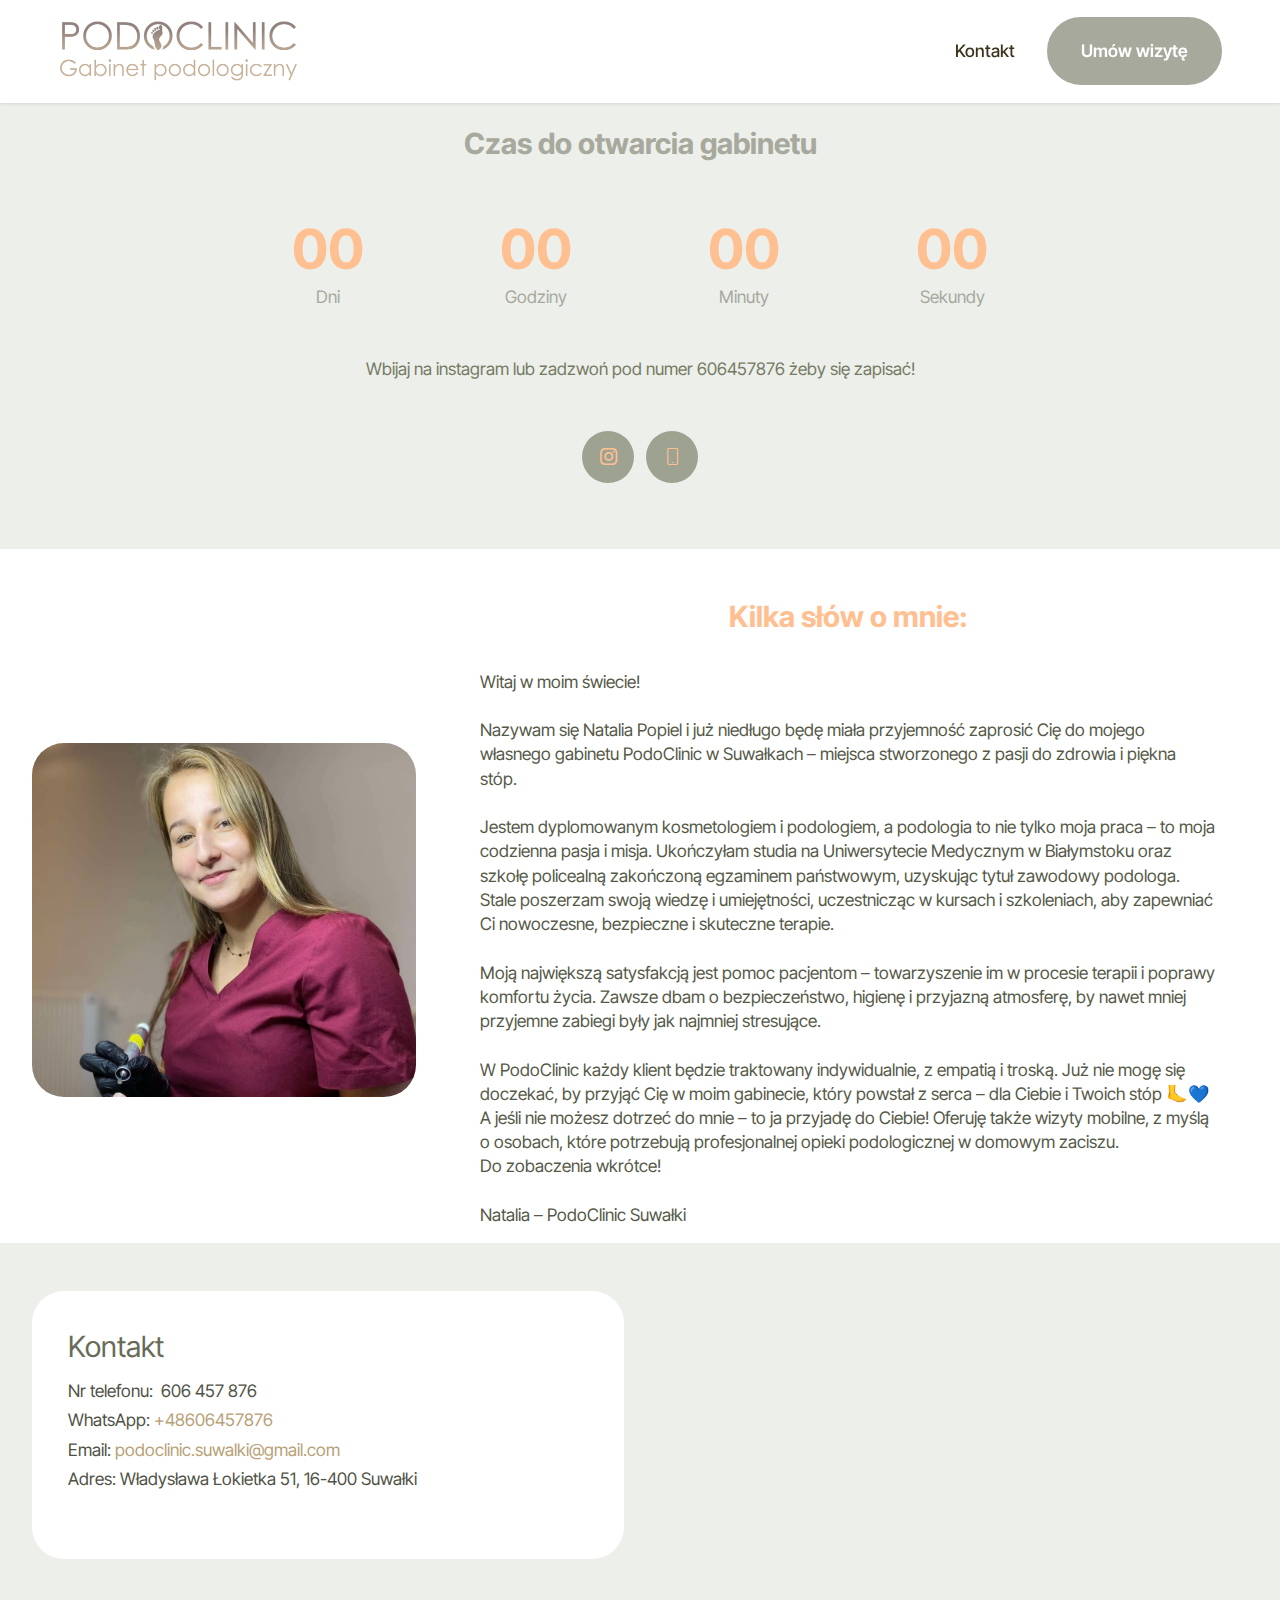
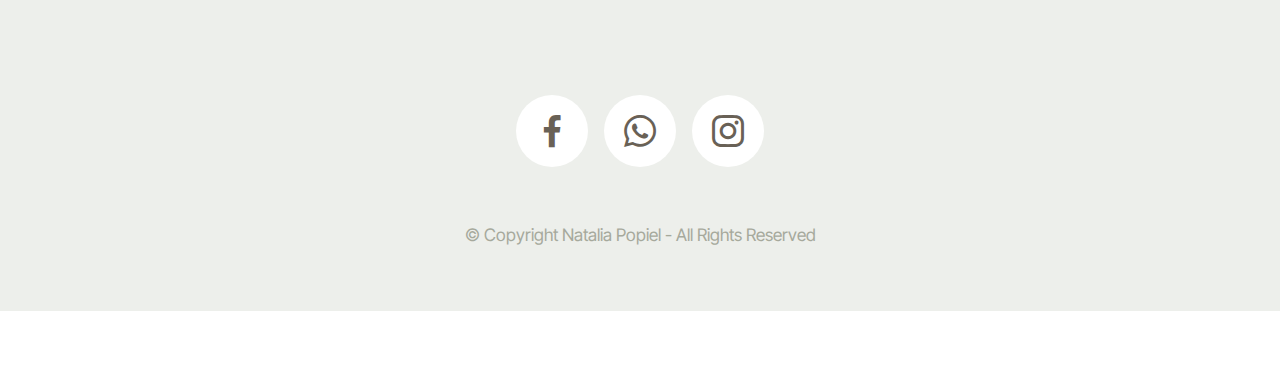
<file: index.html>
<!DOCTYPE html>
<html  >
<head>
  <!-- Site made with Mobirise Website Builder v6.0.1, https://mobirise.com -->
  <meta charset="UTF-8">
  <meta http-equiv="X-UA-Compatible" content="IE=edge">
  <meta name="generator" content="Mobirise v6.0.1, mobirise.com">
  <meta name="viewport" content="width=device-width, initial-scale=1, minimum-scale=1">
  <link rel="shortcut icon" href="assets/images/logo-2.png-522x163.png" type="image/x-icon">
  <meta name="description" content="">
  
  
  <title>Home</title>
  <link rel="stylesheet" href="assets/web/assets/mobirise-icons-bold/mobirise-icons-bold.css">
  <link rel="stylesheet" href="assets/bootstrap/css/bootstrap.min.css">
  <link rel="stylesheet" href="assets/bootstrap/css/bootstrap-grid.min.css">
  <link rel="stylesheet" href="assets/bootstrap/css/bootstrap-reboot.min.css">
  <link rel="stylesheet" href="assets/dropdown/css/style.css">
  <link rel="stylesheet" href="assets/socicon/css/styles.css">
  <link rel="stylesheet" href="assets/theme/css/style.css">
  <link rel="preload" href="https://fonts.googleapis.com/css?family=Inter+Tight:100,200,300,400,500,600,700,800,900,100i,200i,300i,400i,500i,600i,700i,800i,900i&display=swap" as="style" onload="this.onload=null;this.rel='stylesheet'">
  <noscript><link rel="stylesheet" href="https://fonts.googleapis.com/css?family=Inter+Tight:100,200,300,400,500,600,700,800,900,100i,200i,300i,400i,500i,600i,700i,800i,900i&display=swap"></noscript>
  <link rel="preload" as="style" href="assets/mobirise/css/mbr-additional.css?v=K8KBTb"><link rel="stylesheet" href="assets/mobirise/css/mbr-additional.css?v=K8KBTb" type="text/css">

  
  
  
</head>
<body>
  
  <section data-bs-version="5.1" class="menu menu2 cid-uIrnkRw4Ob" once="menu" id="menu2-3">
    
    <nav class="navbar navbar-dropdown navbar-fixed-top navbar-expand-lg">
        <div class="container">
            <div class="navbar-brand">
                <span class="navbar-logo">
                    <a href="index.html#top">
                        <img src="assets/images/logo-2.png-522x163.png" alt="" style="height: 5.1rem;">
                    </a>
                </span>
                
            </div>
            <button class="navbar-toggler" type="button" data-toggle="collapse" data-bs-toggle="collapse" data-target="#navbarSupportedContent" data-bs-target="#navbarSupportedContent" aria-controls="navbarNavAltMarkup" aria-expanded="false" aria-label="Toggle navigation">
                <div class="hamburger">
                    <span></span>
                    <span></span>
                    <span></span>
                    <span></span>
                </div>
            </button>
            <div class="collapse navbar-collapse" id="navbarSupportedContent">
                <ul class="navbar-nav nav-dropdown" data-app-modern-menu="true"><li class="nav-item"><a class="nav-link link text-success text-primary display-7" href="index.html#contacts02-5">Kontakt</a></li></ul>
                
                <div class="navbar-buttons mbr-section-btn"><a class="btn btn-secondary display-7" href="tel:+48606457876">Umów wizytę</a></div>
            </div>
        </div>
    </nav>
</section>

<section data-bs-version="5.1" class="countdown1 cid-uIrmQoh6kU" id="countdown1-0">
    
    
    
    
    <div class="container">
        <div class="row justify-content-center">
            <div class="col-lg-8">
                <h3 class="mbr-section-title mb-5 align-center mbr-fonts-style display-5"><strong>Czas do otwarcia gabinetu</strong></h3>
                
                <div class="countdown-cont align-center mb-5 display-2">
                    <div title="Dni" class="daysCountdown col-xs-3 col-sm-3 col-md-3 display-4"></div>
                    <div title="Godziny" class="hoursCountdown col-xs-3 col-sm-3 col-md-3 display-4"></div>
                    <div title="Minuty" class="minutesCountdown col-xs-3 col-sm-3 col-md-3 display-4"></div>
                    <div title="Sekundy" class="secondsCountdown col-xs-3 col-sm-3 col-md-3 display-4"></div>
                    <div class="countdown" data-due-date="2025/05/05"></div>
                </div>
                <p class="mbr-text mb-5 align-center mbr-fonts-style display-7">Wbijaj na instagram lub zadzwoń pod numer 606457876 żeby się zapisać!</p>
                <div class="icons-menu row justify-content-center display-7">
                    
                    
                    
                    
                <div class="soc-item col-auto">
                        <a href="https://www.instagram.com/popiel.podologia_mobilna/" target="_blank" class="social__link">
                            <span class="mbr-iconfont socicon-instagram socicon"></span>
                        </a>
                    </div><div class="soc-item col-auto">
                        <a href="tel:+48606457876" class="social__link">
                            <span class="mbr-iconfont mbrib-mobile"></span>
                        </a>
                    </div></div>
                
            </div>
        </div>
    </div>
</section>

<section data-bs-version="5.1" class="article2 cid-uIrnlYGDoD" id="article02-4">
	

	
	

	<div class="container">
		<div class="row justify-content-center">
			<div class="col-12 col-md-12 col-lg-4 image-wrapper">
				<img class="w-100" src="assets/images/fb1.jpg-1256x1264.jpeg" alt="Mobirise Website Builder">
			</div>
			<div class="col-12 col-md-12 col-lg">
				<div class="text-wrapper align-left">
					<h1 class="mbr-section-title mbr-fonts-style mb-4 display-5">
						<strong>Kilka słów o mnie:</strong></h1>
					<p class="mbr-text align-left mbr-fonts-style mb-3 display-7">Witaj w moim świecie!<br>
<br>Nazywam się Natalia Popiel i już niedługo będę miała przyjemność zaprosić Cię do mojego własnego gabinetu PodoClinic w Suwałkach – miejsca stworzonego z pasji do zdrowia i piękna stóp.<br> <br>Jestem dyplomowanym kosmetologiem i podologiem, a podologia to nie tylko moja praca – to moja codzienna pasja i misja. Ukończyłam studia na Uniwersytecie Medycznym w Białymstoku oraz szkołę policealną zakończoną egzaminem państwowym, uzyskując tytuł zawodowy podologa. Stale poszerzam swoją wiedzę i umiejętności, uczestnicząc w kursach i szkoleniach, aby zapewniać Ci nowoczesne, bezpieczne i skuteczne terapie.<br>
<br>Moją największą satysfakcją jest pomoc pacjentom – towarzyszenie im w procesie terapii i poprawy komfortu życia. Zawsze dbam o bezpieczeństwo, higienę i przyjazną atmosferę, by nawet mniej przyjemne zabiegi były jak najmniej stresujące.<br>
<br>W PodoClinic każdy klient będzie traktowany indywidualnie, z empatią i troską. Już nie mogę się doczekać, by przyjąć Cię w moim gabinecie, który powstał z serca – dla Ciebie i Twoich stóp 🦶💙
<br>A jeśli nie możesz dotrzeć do mnie – to ja przyjadę do Ciebie! Oferuję także wizyty mobilne, z myślą o osobach, które potrzebują profesjonalnej opieki podologicznej w domowym zaciszu.
<br>Do zobaczenia wkrótce!<br>
<br>Natalia – PodoClinic Suwałki&nbsp;<br></p>

					<p class="mbr-text align-left mbr-fonts-style mb-3 display-7"></p>

					<p class="mbr-text align-left mbr-fonts-style mb-3 display-7"></p>

					
				</div>
			</div>
		</div>
	</div>
</section>

<section data-bs-version="5.1" class="contacts02 map1 cid-uIrnmfOJ79" id="contacts02-5">

    

    
    <div class="container">
        <div class="row justify-content-center">
            <div class="col-12 content-head">
                
            </div>
        </div>
        <div class="row justify-content-center">
            <div class="card col-12 col-md-12 col-lg-6">
                <div class="card-wrapper">
                    <div class="text-wrapper">
                        <h5 class="cardTitle mbr-fonts-style mb-2 display-5">Kontakt</h5>
                        <ul class="list mbr-fonts-style display-7">
                            <li class="mbr-text item-wrap">Nr telefonu:&nbsp; 606 457 876</li>
                            <li class="mbr-text item-wrap">WhatsApp: <a href="https://wa.me/48606457876" class="text-primary">+48606457876</a></li>
                            <li class="mbr-text item-wrap">Email: <a href="mailto:podoclinic.suwalki@gmail.com" class="text-primary">podoclinic.suwalki@gmail.com</a></li>
                            <li class="mbr-text item-wrap">Adres: Władysława Łokietka 51, 16-400 Suwałki</li>
                            <li class="mbr-text item-wrap"><br></li>
                        </ul>
                    </div>
                </div>
            </div>
            <div class="map-wrapper col-md-12 col-lg-6">
                <div class="google-map"><iframe frameborder="0" style="border:0" src="https://www.google.com/maps/embed?pb=!1m18!1m12!1m3!1d2339.4496136462835!2d22.893023676331026!3d54.10123311797448!2m3!1f0!2f0!3f0!3m2!1i1024!2i768!4f13.1!3m3!1m2!1s0x46e103d1e10572c5%3A0xb994b72ab140a8d5!2zV8WCYWR5c8WCYXdhIMWBb2tpZXRrYSA1MSwgMTYtNDAwIFN1d2HFgmtp!5e0!3m2!1spl!2spl!4v1744665555370!5m2!1spl!2spl" allowfullscreen=""></iframe></div>
            </div>
        </div>
    </div>
</section>

<section data-bs-version="5.1" class="footer1 programm5 cid-uIrnmymQJS" once="footers" id="footer03-6">

        

    

    <div class="container">
        <div class="row">

            

            <div class="col-12">
                <div class="social-row">
                    <div class="soc-item">
                        <a href="https://www.facebook.com/people/Podologia-Mobilna-Natalia-Popiel/61567241489575/?rdid=ltjHsQsbi96rfwDe&share_url=https%3A%2F%2Fwww.facebook.com%2Fshare%2F1Y8cK1LWcH%2F" target="_blank">
                            <span class="mbr-iconfont display-7 socicon-facebook socicon"></span>
                        </a>
                    </div>
                    <div class="soc-item">
                        <a href="tel:+48606457876">
                            <span class="mbr-iconfont socicon-whatsapp socicon"></span>
                        </a>
                    </div>
                    <div class="soc-item">
                        <a href="https://www.instagram.com/popiel.podologia_mobilna?igsh=OGcwanJ4eDJmZnVh" target="_blank">
                            <span class="mbr-iconfont socicon-instagram socicon"></span>
                        </a>
                    </div>
                    
                    
                </div>
            </div>
            <div class="col-12 mt-5">
                <p class="mbr-fonts-style copyright display-7">
                    © Copyright Natalia Popiel - All Rights Reserved
                </p>
            </div>
        </div>
    </div>
</section><section class="display-7" style="padding: 0;align-items: center;justify-content: center;flex-wrap: wrap;    align-content: center;display: flex;position: relative;height: 4rem;"></section><script src="assets/bootstrap/js/bootstrap.bundle.min.js"></script>  <script src="assets/smoothscroll/smooth-scroll.js"></script>  <script src="assets/ytplayer/index.js"></script>  <script src="assets/dropdown/js/navbar-dropdown.js"></script>  <script src="assets/countdown/countdown.js"></script>  <script src="assets/theme/js/script.js"></script>  
  
  
</body>
</html>
</file>
<file: assets/web/assets/mobirise-icons-bold/mobirise-icons-bold.css>
@font-face {
  font-family: 'mobirise-icons-bold';
  font-display: swap;
  src:  url('mobirise-icons-bold.eot?m1l4yr');
  src:  url('mobirise-icons-bold.eot?m1l4yr#iefix') format('embedded-opentype'),
    url('mobirise-icons-bold.ttf?m1l4yr') format('truetype'),
    url('mobirise-icons-bold.woff?m1l4yr') format('woff'),
    url('mobirise-icons-bold.svg?m1l4yr#mobirise-icons-bold') format('svg');
  font-weight: normal;
  font-style: normal;
}

[class^="mbrib-"], [class*="mbrib-"] {
  /* use !important to prevent issues with browser extensions that change fonts */
  font-family: 'mobirise-icons-bold' !important;
  speak: none;
  font-style: normal;
  font-weight: normal;
  font-variant: normal;
  text-transform: none;
  line-height: 1;

  /* Better Font Rendering =========== */
  -webkit-font-smoothing: antialiased;
  -moz-osx-font-smoothing: grayscale;
}

.mbrib-add-submenu:before {
  content: "\e900";
}
.mbrib-alert:before {
  content: "\e901";
}
.mbrib-align-center:before {
  content: "\e902";
}
.mbrib-align-justify:before {
  content: "\e903";
}
.mbrib-align-left:before {
  content: "\e904";
}
.mbrib-align-right:before {
  content: "\e905";
}
.mbrib-android:before {
  content: "\e906";
}
.mbrib-apple:before {
  content: "\e907";
}
.mbrib-arrow-down:before {
  content: "\e908";
}
.mbrib-arrow-next:before {
  content: "\e909";
}
.mbrib-arrow-prev:before {
  content: "\e90a";
}
.mbrib-arrow-up:before {
  content: "\e90b";
}
.mbrib-bold:before {
  content: "\e90c";
}
.mbrib-bookmark:before {
  content: "\e90d";
}
.mbrib-bootstrap:before {
  content: "\e90e";
}
.mbrib-briefcase:before {
  content: "\e90f";
}
.mbrib-browse:before {
  content: "\e910";
}
.mbrib-bulleted-list:before {
  content: "\e911";
}
.mbrib-calendar:before {
  content: "\e912";
}
.mbrib-camera:before {
  content: "\e913";
}
.mbrib-cart-add:before {
  content: "\e914";
}
.mbrib-cart-full:before {
  content: "\e915";
}
.mbrib-cash:before {
  content: "\e916";
}
.mbrib-change-style:before {
  content: "\e917";
}
.mbrib-chat:before {
  content: "\e918";
}
.mbrib-clock:before {
  content: "\e919";
}
.mbrib-close:before {
  content: "\e91a";
}
.mbrib-cloud:before {
  content: "\e91b";
}
.mbrib-code:before {
  content: "\e91c";
}
.mbrib-contact-form:before {
  content: "\e91d";
}
.mbrib-credit-card:before {
  content: "\e91e";
}
.mbrib-cursor-click:before {
  content: "\e91f";
}
.mbrib-cust-feedback:before {
  content: "\e920";
}
.mbrib-database:before {
  content: "\e921";
}
.mbrib-delivery:before {
  content: "\e922";
}
.mbrib-desktop:before {
  content: "\e923";
}
.mbrib-devices:before {
  content: "\e924";
}
.mbrib-down:before {
  content: "\e925";
}
.mbrib-download:before {
  content: "\e926";
}
.mbrib-drag-n-drop:before {
  content: "\e927";
}
.mbrib-drag-n-drop2:before {
  content: "\e928";
}
.mbrib-edit:before {
  content: "\e929";
}
.mbrib-edit2:before {
  content: "\e92a";
}
.mbrib-error:before {
  content: "\e92b";
}
.mbrib-extension:before {
  content: "\e92c";
}
.mbrib-features:before {
  content: "\e92d";
}
.mbrib-file:before {
  content: "\e92e";
}
.mbrib-flag:before {
  content: "\e92f";
}
.mbrib-folder:before {
  content: "\e930";
}
.mbrib-gift:before {
  content: "\e931";
}
.mbrib-github:before {
  content: "\e932";
}
.mbrib-globe-2:before {
  content: "\e933";
}
.mbrib-globe:before {
  content: "\e934";
}
.mbrib-growing-chart:before {
  content: "\e935";
}
.mbrib-hearth:before {
  content: "\e936";
}
.mbrib-help:before {
  content: "\e937";
}
.mbrib-home:before {
  content: "\e938";
}
.mbrib-hot-cup:before {
  content: "\e939";
}
.mbrib-idea:before {
  content: "\e93a";
}
.mbrib-image-gallery:before {
  content: "\e93b";
}
.mbrib-image-slider:before {
  content: "\e93c";
}
.mbrib-info:before {
  content: "\e93d";
}
.mbrib-italic:before {
  content: "\e93e";
}
.mbrib-key:before {
  content: "\e93f";
}
.mbrib-laptop:before {
  content: "\e940";
}
.mbrib-layers:before {
  content: "\e941";
}
.mbrib-left-right:before {
  content: "\e942";
}
.mbrib-left:before {
  content: "\e943";
}
.mbrib-letter:before {
  content: "\e944";
}
.mbrib-like:before {
  content: "\e945";
}
.mbrib-link:before {
  content: "\e946";
}
.mbrib-lock:before {
  content: "\e947";
}
.mbrib-login:before {
  content: "\e948";
}
.mbrib-logout:before {
  content: "\e949";
}
.mbrib-magic-stick:before {
  content: "\e94a";
}
.mbrib-map-pin:before {
  content: "\e94b";
}
.mbrib-menu:before {
  content: "\e94c";
}
.mbrib-mobile:before {
  content: "\e94d";
}
.mbrib-mobile2:before {
  content: "\e94e";
}
.mbrib-mobirise:before {
  content: "\e94f";
}
.mbrib-more-horizontal:before {
  content: "\e950";
}
.mbrib-more-vertical:before {
  content: "\e951";
}
.mbrib-music:before {
  content: "\e952";
}
.mbrib-new-file:before {
  content: "\e953";
}
.mbrib-numbered-list:before {
  content: "\e954";
}
.mbrib-opened-folder:before {
  content: "\e955";
}
.mbrib-pages:before {
  content: "\e956";
}
.mbrib-paper-plane:before {
  content: "\e957";
}
.mbrib-paperclip:before {
  content: "\e958";
}
.mbrib-photo:before {
  content: "\e959";
}
.mbrib-photos:before {
  content: "\e95a";
}
.mbrib-pin:before {
  content: "\e95b";
}
.mbrib-play:before {
  content: "\e95c";
}
.mbrib-plus:before {
  content: "\e95d";
}
.mbrib-preview:before {
  content: "\e95e";
}
.mbrib-print:before {
  content: "\e95f";
}
.mbrib-protect:before {
  content: "\e960";
}
.mbrib-question:before {
  content: "\e961";
}
.mbrib-quote-left:before {
  content: "\e962";
}
.mbrib-quote-right:before {
  content: "\e963";
}
.mbrib-redo:before {
  content: "\e964";
}
.mbrib-refresh:before {
  content: "\e965";
}
.mbrib-responsive:before {
  content: "\e966";
}
.mbrib-right:before {
  content: "\e967";
}
.mbrib-rocket:before {
  content: "\e968";
}
.mbrib-sad-face:before {
  content: "\e969";
}
.mbrib-sale:before {
  content: "\e96a";
}
.mbrib-save:before {
  content: "\e96b";
}
.mbrib-search:before {
  content: "\e96c";
}
.mbrib-setting:before {
  content: "\e96d";
}
.mbrib-setting2:before {
  content: "\e96e";
}
.mbrib-setting3:before {
  content: "\e96f";
}
.mbrib-share:before {
  content: "\e970";
}
.mbrib-shopping-bag:before {
  content: "\e971";
}
.mbrib-shopping-basket:before {
  content: "\e972";
}
.mbrib-shopping-cart:before {
  content: "\e973";
}
.mbrib-sites:before {
  content: "\e974";
}
.mbrib-smile-face:before {
  content: "\e975";
}
.mbrib-speed:before {
  content: "\e976";
}
.mbrib-star:before {
  content: "\e977";
}
.mbrib-success:before {
  content: "\e978";
}
.mbrib-sun:before {
  content: "\e979";
}
.mbrib-sun2:before {
  content: "\e97a";
}
.mbrib-tablet-vertical:before {
  content: "\e97b";
}
.mbrib-tablet:before {
  content: "\e97c";
}
.mbrib-target:before {
  content: "\e97d";
}
.mbrib-timer:before {
  content: "\e97e";
}
.mbrib-to-ftp:before {
  content: "\e97f";
}
.mbrib-to-local-drive:before {
  content: "\e980";
}
.mbrib-touch-swipe:before {
  content: "\e981";
}
.mbrib-touch:before {
  content: "\e982";
}
.mbrib-trash:before {
  content: "\e983";
}
.mbrib-underline:before {
  content: "\e984";
}
.mbrib-undo:before {
  content: "\e985";
}
.mbrib-unlink:before {
  content: "\e986";
}
.mbrib-unlock:before {
  content: "\e987";
}
.mbrib-up-down:before {
  content: "\e988";
}
.mbrib-up:before {
  content: "\e989";
}
.mbrib-update:before {
  content: "\e98a";
}
.mbrib-upload:before {
  content: "\e98b";
}
.mbrib-user:before {
  content: "\e98c";
}
.mbrib-user2:before {
  content: "\e98d";
}
.mbrib-users:before {
  content: "\e98e";
}
.mbrib-video-play:before {
  content: "\e98f";
}
.mbrib-video:before {
  content: "\e990";
}
.mbrib-watch:before {
  content: "\e991";
}
.mbrib-website-theme:before {
  content: "\e992";
}
.mbrib-wifi:before {
  content: "\e993";
}
.mbrib-windows:before {
  content: "\e994";
}
.mbrib-zoom-out:before {
  content: "\e995";
}
</file>
<file: assets/dropdown/css/style.css>
.navbar-dropdown {
  left: 0;
  padding: 0;
  position: absolute;
  right: 0;
  top: 0;
  transition: all 0.45s ease;
  z-index: 1030;
  background: #282828; }
  .navbar-dropdown .navbar-logo {
    margin-right: 0.8rem;
    transition: margin 0.3s ease-in-out;
    vertical-align: middle; }
    .navbar-dropdown .navbar-logo img {
      height: 3.125rem;
      transition: all 0.3s ease-in-out; }
    .navbar-dropdown .navbar-logo.mbr-iconfont {
      font-size: 3.125rem;
      line-height: 3.125rem; }
  .navbar-dropdown .navbar-caption {
    font-weight: 700;
    white-space: normal;
    vertical-align: -4px;
    line-height: 3.125rem !important; }
    .navbar-dropdown .navbar-caption, .navbar-dropdown .navbar-caption:hover {
      color: inherit;
      text-decoration: none; }
  .navbar-dropdown .mbr-iconfont + .navbar-caption {
    vertical-align: -1px; }
  .navbar-dropdown.navbar-fixed-top {
    position: fixed; }
  .navbar-dropdown .navbar-brand span {
    vertical-align: -4px; }
  .navbar-dropdown.bg-color.transparent {
    background: none; }
  .navbar-dropdown.navbar-short .navbar-brand {
    padding: 0.625rem 0; }
    .navbar-dropdown.navbar-short .navbar-brand span {
      vertical-align: -1px; }
  .navbar-dropdown.navbar-short .navbar-caption {
    line-height: 2.375rem !important;
    vertical-align: -2px; }
  .navbar-dropdown.navbar-short .navbar-logo {
    margin-right: 0.5rem; }
    .navbar-dropdown.navbar-short .navbar-logo img {
      height: 2.375rem; }
    .navbar-dropdown.navbar-short .navbar-logo.mbr-iconfont {
      font-size: 2.375rem;
      line-height: 2.375rem; }
  .navbar-dropdown.navbar-short .mbr-table-cell {
    height: 3.625rem; }
  .navbar-dropdown .navbar-close {
    left: 0.6875rem;
    position: fixed;
    top: 0.75rem;
    z-index: 1000; }
  .navbar-dropdown .hamburger-icon {
    content: "";
    display: inline-block;
    vertical-align: middle;
    width: 16px;
    -webkit-box-shadow: 0 -6px 0 1px #282828,0 0 0 1px #282828,0 6px 0 1px #282828;
    -moz-box-shadow: 0 -6px 0 1px #282828,0 0 0 1px #282828,0 6px 0 1px #282828;
    box-shadow: 0 -6px 0 1px #282828,0 0 0 1px #282828,0 6px 0 1px #282828; }

.dropdown-menu .dropdown-toggle[data-toggle="dropdown-submenu"]::after {
  border-bottom: 0.35em solid transparent;
  border-left: 0.35em solid;
  border-right: 0;
  border-top: 0.35em solid transparent;
  margin-left: 0.3rem; }

.dropdown-menu .dropdown-item:focus {
  outline: 0; }

.nav-dropdown {
  font-size: 0.75rem;
  font-weight: 500;
  height: auto !important; }
  .nav-dropdown .nav-btn {
    padding-left: 1rem; }
  .nav-dropdown .link {
    margin: .667em 1.667em;
    font-weight: 500;
    padding: 0;
    transition: color .2s ease-in-out; }
    .nav-dropdown .link.dropdown-toggle {
      margin-right: 2.583em; }
      .nav-dropdown .link.dropdown-toggle::after {
        margin-left: .25rem;
        border-top: 0.35em solid;
        border-right: 0.35em solid transparent;
        border-left: 0.35em solid transparent;
        border-bottom: 0; }
      .nav-dropdown .link.dropdown-toggle[aria-expanded="true"] {
        margin: 0;
        padding: 0.667em 3.263em  0.667em 1.667em; }
  .nav-dropdown .link::after,
  .nav-dropdown .dropdown-item::after {
    color: inherit; }
  .nav-dropdown .btn {
    font-size: 0.75rem;
    font-weight: 700;
    letter-spacing: 0;
    margin-bottom: 0;
    padding-left: 1.25rem;
    padding-right: 1.25rem; }
  .nav-dropdown .dropdown-menu {
    border-radius: 0;
    border: 0;
    left: 0;
    margin: 0;
    padding-bottom: 1.25rem;
    padding-top: 1.25rem;
    position: relative; }
  .nav-dropdown .dropdown-submenu {
    margin-left: 0.125rem;
    top: 0; }
  .nav-dropdown .dropdown-item {
    font-weight: 500;
    line-height: 2;
    padding: 0.3846em 4.615em 0.3846em 1.5385em;
    position: relative;
    transition: color .2s ease-in-out, background-color .2s ease-in-out; }
    .nav-dropdown .dropdown-item::after {
      margin-top: -0.3077em;
      position: absolute;
      right: 1.1538em;
      top: 50%; }
    .nav-dropdown .dropdown-item:focus, .nav-dropdown .dropdown-item:hover {
      background: none; }

@media (max-width: 767px) {
  .nav-dropdown.navbar-toggleable-sm {
    bottom: 0;
    display: none;
    left: 0;
    overflow-x: hidden;
    position: fixed;
    top: 0;
    transform: translateX(-100%);
    -ms-transform: translateX(-100%);
    -webkit-transform: translateX(-100%);
    width: 18.75rem;
    z-index: 999; } }
.nav-dropdown.navbar-toggleable-xl {
  bottom: 0;
  display: none;
  left: 0;
  overflow-x: hidden;
  position: fixed;
  top: 0;
  transform: translateX(-100%);
  -ms-transform: translateX(-100%);
  -webkit-transform: translateX(-100%);
  width: 18.75rem;
  z-index: 999; }

.nav-dropdown-sm {
  display: block !important;
  overflow-x: hidden;
  overflow: auto;
  padding-top: 3.875rem; }
  .nav-dropdown-sm::after {
    content: "";
    display: block;
    height: 3rem;
    width: 100%; }
  .nav-dropdown-sm.collapse.in ~ .navbar-close {
    display: block !important; }
  .nav-dropdown-sm.collapsing, .nav-dropdown-sm.collapse.in {
    transform: translateX(0);
    -ms-transform: translateX(0);
    -webkit-transform: translateX(0);
    transition: all 0.25s ease-out;
    -webkit-transition: all 0.25s ease-out;
    background: #282828; }
  .nav-dropdown-sm.collapsing[aria-expanded="false"] {
    transform: translateX(-100%);
    -ms-transform: translateX(-100%);
    -webkit-transform: translateX(-100%); }
  .nav-dropdown-sm .nav-item {
    display: block;
    margin-left: 0 !important;
    padding-left: 0; }
  .nav-dropdown-sm .link,
  .nav-dropdown-sm .dropdown-item {
    border-top: 1px dotted rgba(255, 255, 255, 0.1);
    font-size: 0.8125rem;
    line-height: 1.6;
    margin: 0 !important;
    padding: 0.875rem 2.4rem 0.875rem 1.5625rem !important;
    position: relative;
    white-space: normal; }
    .nav-dropdown-sm .link:focus, .nav-dropdown-sm .link:hover,
    .nav-dropdown-sm .dropdown-item:focus,
    .nav-dropdown-sm .dropdown-item:hover {
      background: rgba(0, 0, 0, 0.2) !important;
      color: #c0a375; }
  .nav-dropdown-sm .nav-btn {
    position: relative;
    padding: 1.5625rem 1.5625rem 0 1.5625rem; }
    .nav-dropdown-sm .nav-btn::before {
      border-top: 1px dotted rgba(255, 255, 255, 0.1);
      content: "";
      left: 0;
      position: absolute;
      top: 0;
      width: 100%; }
    .nav-dropdown-sm .nav-btn + .nav-btn {
      padding-top: 0.625rem; }
      .nav-dropdown-sm .nav-btn + .nav-btn::before {
        display: none; }
  .nav-dropdown-sm .btn {
    padding: 0.625rem 0; }
  .nav-dropdown-sm .dropdown-toggle[data-toggle="dropdown-submenu"]::after {
    margin-left: .25rem;
    border-top: 0.35em solid;
    border-right: 0.35em solid transparent;
    border-left: 0.35em solid transparent;
    border-bottom: 0; }
  .nav-dropdown-sm .dropdown-toggle[data-toggle="dropdown-submenu"][aria-expanded="true"]::after {
    border-top: 0;
    border-right: 0.35em solid transparent;
    border-left: 0.35em solid transparent;
    border-bottom: 0.35em solid; }
  .nav-dropdown-sm .dropdown-menu {
    margin: 0;
    padding: 0;
    position: relative;
    top: 0;
    left: 0;
    width: 100%;
    border: 0;
    float: none;
    border-radius: 0;
    background: none; }
  .nav-dropdown-sm .dropdown-submenu {
    left: 100%;
    margin-left: 0.125rem;
    margin-top: -1.25rem;
    top: 0; }

.navbar-toggleable-sm .nav-dropdown .dropdown-menu {
  position: absolute; }

.navbar-toggleable-sm .nav-dropdown .dropdown-submenu {
  left: 100%;
  margin-left: 0.125rem;
  margin-top: -1.25rem;
  top: 0; }

.navbar-toggleable-sm.opened .nav-dropdown .dropdown-menu {
  position: relative; }

.navbar-toggleable-sm.opened .nav-dropdown .dropdown-submenu {
  left: 0;
  margin-left: 00rem;
  margin-top: 0rem;
  top: 0; }

.is-builder .nav-dropdown.collapsing {
  transition: none !important; }
</file>
<file: assets/socicon/css/styles.css>
@charset "UTF-8";

@font-face {
  font-family: 'Socicon';
  src:  url('../fonts/socicon.eot');
  src:  url('../fonts/socicon.eot?#iefix') format('embedded-opentype'),
    url('../fonts/socicon.woff2') format('woff2'),
    url('../fonts/socicon.ttf') format('truetype'),
    url('../fonts/socicon.woff') format('woff'),
    url('../fonts/socicon.svg#socicon') format('svg');
  font-weight: normal;
  font-style: normal;
  font-display: swap;
}

[data-icon]:before {
  font-family: "socicon" !important;
  content: attr(data-icon);
  font-style: normal !important;
  font-weight: normal !important;
  font-variant: normal !important;
  text-transform: none !important;
  speak: none;
  line-height: 1;
  -webkit-font-smoothing: antialiased;
  -moz-osx-font-smoothing: grayscale;
}

[class^="socicon-"], [class*=" socicon-"] {
  /* use !important to prevent issues with browser extensions that change fonts */
  font-family: 'Socicon' !important;
  speak: none;
  font-style: normal;
  font-weight: normal;
  font-variant: normal;
  text-transform: none;
  line-height: 1;

  /* Better Font Rendering =========== */
  -webkit-font-smoothing: antialiased;
  -moz-osx-font-smoothing: grayscale;
}

.socicon-500px:before {
  content: "\e000";
}
.socicon-8tracks:before {
  content: "\e001";
}
.socicon-airbnb:before {
  content: "\e002";
}
.socicon-alliance:before {
  content: "\e003";
}
.socicon-amazon:before {
  content: "\e004";
}
.socicon-amplement:before {
  content: "\e005";
}
.socicon-android:before {
  content: "\e006";
}
.socicon-angellist:before {
  content: "\e007";
}
.socicon-apple:before {
  content: "\e008";
}
.socicon-appnet:before {
  content: "\e009";
}
.socicon-baidu:before {
  content: "\e00a";
}
.socicon-bandcamp:before {
  content: "\e00b";
}
.socicon-battlenet:before {
  content: "\e00c";
}
.socicon-mixer:before {
  content: "\e00d";
}
.socicon-bebee:before {
  content: "\e00e";
}
.socicon-bebo:before {
  content: "\e00f";
}
.socicon-behance:before {
  content: "\e010";
}
.socicon-blizzard:before {
  content: "\e011";
}
.socicon-blogger:before {
  content: "\e012";
}
.socicon-buffer:before {
  content: "\e013";
}
.socicon-chrome:before {
  content: "\e014";
}
.socicon-coderwall:before {
  content: "\e015";
}
.socicon-curse:before {
  content: "\e016";
}
.socicon-dailymotion:before {
  content: "\e017";
}
.socicon-deezer:before {
  content: "\e018";
}
.socicon-delicious:before {
  content: "\e019";
}
.socicon-deviantart:before {
  content: "\e01a";
}
.socicon-diablo:before {
  content: "\e01b";
}
.socicon-digg:before {
  content: "\e01c";
}
.socicon-discord:before {
  content: "\e01d";
}
.socicon-disqus:before {
  content: "\e01e";
}
.socicon-douban:before {
  content: "\e01f";
}
.socicon-draugiem:before {
  content: "\e020";
}
.socicon-dribbble:before {
  content: "\e021";
}
.socicon-drupal:before {
  content: "\e022";
}
.socicon-ebay:before {
  content: "\e023";
}
.socicon-ello:before {
  content: "\e024";
}
.socicon-endomodo:before {
  content: "\e025";
}
.socicon-envato:before {
  content: "\e026";
}
.socicon-etsy:before {
  content: "\e027";
}
.socicon-facebook:before {
  content: "\e028";
}
.socicon-feedburner:before {
  content: "\e029";
}
.socicon-filmweb:before {
  content: "\e02a";
}
.socicon-firefox:before {
  content: "\e02b";
}
.socicon-flattr:before {
  content: "\e02c";
}
.socicon-flickr:before {
  content: "\e02d";
}
.socicon-formulr:before {
  content: "\e02e";
}
.socicon-forrst:before {
  content: "\e02f";
}
.socicon-foursquare:before {
  content: "\e030";
}
.socicon-friendfeed:before {
  content: "\e031";
}
.socicon-github:before {
  content: "\e032";
}
.socicon-goodreads:before {
  content: "\e033";
}
.socicon-google:before {
  content: "\e034";
}
.socicon-googlescholar:before {
  content: "\e035";
}
.socicon-googlegroups:before {
  content: "\e036";
}
.socicon-googlephotos:before {
  content: "\e037";
}
.socicon-googleplus:before {
  content: "\e038";
}
.socicon-grooveshark:before {
  content: "\e039";
}
.socicon-hackerrank:before {
  content: "\e03a";
}
.socicon-hearthstone:before {
  content: "\e03b";
}
.socicon-hellocoton:before {
  content: "\e03c";
}
.socicon-heroes:before {
  content: "\e03d";
}
.socicon-smashcast:before {
  content: "\e03e";
}
.socicon-horde:before {
  content: "\e03f";
}
.socicon-houzz:before {
  content: "\e040";
}
.socicon-icq:before {
  content: "\e041";
}
.socicon-identica:before {
  content: "\e042";
}
.socicon-imdb:before {
  content: "\e043";
}
.socicon-instagram:before {
  content: "\e044";
}
.socicon-issuu:before {
  content: "\e045";
}
.socicon-istock:before {
  content: "\e046";
}
.socicon-itunes:before {
  content: "\e047";
}
.socicon-keybase:before {
  content: "\e048";
}
.socicon-lanyrd:before {
  content: "\e049";
}
.socicon-lastfm:before {
  content: "\e04a";
}
.socicon-line:before {
  content: "\e04b";
}
.socicon-linkedin:before {
  content: "\e04c";
}
.socicon-livejournal:before {
  content: "\e04d";
}
.socicon-lyft:before {
  content: "\e04e";
}
.socicon-macos:before {
  content: "\e04f";
}
.socicon-mail:before {
  content: "\e050";
}
.socicon-medium:before {
  content: "\e051";
}
.socicon-meetup:before {
  content: "\e052";
}
.socicon-mixcloud:before {
  content: "\e053";
}
.socicon-modelmayhem:before {
  content: "\e054";
}
.socicon-mumble:before {
  content: "\e055";
}
.socicon-myspace:before {
  content: "\e056";
}
.socicon-newsvine:before {
  content: "\e057";
}
.socicon-nintendo:before {
  content: "\e058";
}
.socicon-npm:before {
  content: "\e059";
}
.socicon-odnoklassniki:before {
  content: "\e05a";
}
.socicon-openid:before {
  content: "\e05b";
}
.socicon-opera:before {
  content: "\e05c";
}
.socicon-outlook:before {
  content: "\e05d";
}
.socicon-overwatch:before {
  content: "\e05e";
}
.socicon-patreon:before {
  content: "\e05f";
}
.socicon-paypal:before {
  content: "\e060";
}
.socicon-periscope:before {
  content: "\e061";
}
.socicon-persona:before {
  content: "\e062";
}
.socicon-pinterest:before {
  content: "\e063";
}
.socicon-play:before {
  content: "\e064";
}
.socicon-player:before {
  content: "\e065";
}
.socicon-playstation:before {
  content: "\e066";
}
.socicon-pocket:before {
  content: "\e067";
}
.socicon-qq:before {
  content: "\e068";
}
.socicon-quora:before {
  content: "\e069";
}
.socicon-raidcall:before {
  content: "\e06a";
}
.socicon-ravelry:before {
  content: "\e06b";
}
.socicon-reddit:before {
  content: "\e06c";
}
.socicon-renren:before {
  content: "\e06d";
}
.socicon-researchgate:before {
  content: "\e06e";
}
.socicon-residentadvisor:before {
  content: "\e06f";
}
.socicon-reverbnation:before {
  content: "\e070";
}
.socicon-rss:before {
  content: "\e071";
}
.socicon-sharethis:before {
  content: "\e072";
}
.socicon-skype:before {
  content: "\e073";
}
.socicon-slideshare:before {
  content: "\e074";
}
.socicon-smugmug:before {
  content: "\e075";
}
.socicon-snapchat:before {
  content: "\e076";
}
.socicon-songkick:before {
  content: "\e077";
}
.socicon-soundcloud:before {
  content: "\e078";
}
.socicon-spotify:before {
  content: "\e079";
}
.socicon-stackexchange:before {
  content: "\e07a";
}
.socicon-stackoverflow:before {
  content: "\e07b";
}
.socicon-starcraft:before {
  content: "\e07c";
}
.socicon-stayfriends:before {
  content: "\e07d";
}
.socicon-steam:before {
  content: "\e07e";
}
.socicon-storehouse:before {
  content: "\e07f";
}
.socicon-strava:before {
  content: "\e080";
}
.socicon-streamjar:before {
  content: "\e081";
}
.socicon-stumbleupon:before {
  content: "\e082";
}
.socicon-swarm:before {
  content: "\e083";
}
.socicon-teamspeak:before {
  content: "\e084";
}
.socicon-teamviewer:before {
  content: "\e085";
}
.socicon-technorati:before {
  content: "\e086";
}
.socicon-telegram:before {
  content: "\e087";
}
.socicon-tripadvisor:before {
  content: "\e088";
}
.socicon-tripit:before {
  content: "\e089";
}
.socicon-triplej:before {
  content: "\e08a";
}
.socicon-tumblr:before {
  content: "\e08b";
}
.socicon-twitch:before {
  content: "\e08c";
}
.socicon-twitter:before {
  content: "\e08d";
}
.socicon-uber:before {
  content: "\e08e";
}
.socicon-ventrilo:before {
  content: "\e08f";
}
.socicon-viadeo:before {
  content: "\e090";
}
.socicon-viber:before {
  content: "\e091";
}
.socicon-viewbug:before {
  content: "\e092";
}
.socicon-vimeo:before {
  content: "\e093";
}
.socicon-vine:before {
  content: "\e094";
}
.socicon-vkontakte:before {
  content: "\e095";
}
.socicon-warcraft:before {
  content: "\e096";
}
.socicon-wechat:before {
  content: "\e097";
}
.socicon-weibo:before {
  content: "\e098";
}
.socicon-whatsapp:before {
  content: "\e099";
}
.socicon-wikipedia:before {
  content: "\e09a";
}
.socicon-windows:before {
  content: "\e09b";
}
.socicon-wordpress:before {
  content: "\e09c";
}
.socicon-wykop:before {
  content: "\e09d";
}
.socicon-xbox:before {
  content: "\e09e";
}
.socicon-xing:before {
  content: "\e09f";
}
.socicon-yahoo:before {
  content: "\e0a0";
}
.socicon-yammer:before {
  content: "\e0a1";
}
.socicon-yandex:before {
  content: "\e0a2";
}
.socicon-yelp:before {
  content: "\e0a3";
}
.socicon-younow:before {
  content: "\e0a4";
}
.socicon-youtube:before {
  content: "\e0a5";
}
.socicon-zapier:before {
  content: "\e0a6";
}
.socicon-zerply:before {
  content: "\e0a7";
}
.socicon-zomato:before {
  content: "\e0a8";
}
.socicon-zynga:before {
  content: "\e0a9";
}
.socicon-spreadshirt:before {
  content: "\e901";
}
.socicon-gamejolt:before {
  content: "\e902";
}
.socicon-trello:before {
  content: "\e903";
}
.socicon-tunein:before {
  content: "\e904";
}
.socicon-bloglovin:before {
  content: "\e905";
}
.socicon-gamewisp:before {
  content: "\e906";
}
.socicon-messenger:before {
  content: "\e907";
}
.socicon-pandora:before {
  content: "\e908";
}
.socicon-augment:before {
  content: "\e909";
}
.socicon-bitbucket:before {
  content: "\e90a";
}
.socicon-fyuse:before {
  content: "\e90b";
}
.socicon-yt-gaming:before {
  content: "\e90c";
}
.socicon-sketchfab:before {
  content: "\e90d";
}
.socicon-mobcrush:before {
  content: "\e90e";
}
.socicon-microsoft:before {
  content: "\e90f";
}
.socicon-realtor:before {
  content: "\e910";
}
.socicon-tidal:before {
  content: "\e911";
}
.socicon-qobuz:before {
  content: "\e912";
}
.socicon-natgeo:before {
  content: "\e913";
}
.socicon-mastodon:before {
  content: "\e914";
}
.socicon-unsplash:before {
  content: "\e915";
}
.socicon-homeadvisor:before {
  content: "\e916";
}
.socicon-angieslist:before {
  content: "\e917";
}
.socicon-codepen:before {
  content: "\e918";
}
.socicon-slack:before {
  content: "\e919";
}
.socicon-openaigym:before {
  content: "\e91a";
}
.socicon-logmein:before {
  content: "\e91b";
}
.socicon-fiverr:before {
  content: "\e91c";
}
.socicon-gotomeeting:before {
  content: "\e91d";
}
.socicon-aliexpress:before {
  content: "\e91e";
}
.socicon-guru:before {
  content: "\e91f";
}
.socicon-appstore:before {
  content: "\e920";
}
.socicon-homes:before {
  content: "\e921";
}
.socicon-zoom:before {
  content: "\e922";
}
.socicon-alibaba:before {
  content: "\e923";
}
.socicon-craigslist:before {
  content: "\e924";
}
.socicon-wix:before {
  content: "\e925";
}
.socicon-redfin:before {
  content: "\e926";
}
.socicon-googlecalendar:before {
  content: "\e927";
}
.socicon-shopify:before {
  content: "\e928";
}
.socicon-freelancer:before {
  content: "\e929";
}
.socicon-seedrs:before {
  content: "\e92a";
}
.socicon-bing:before {
  content: "\e92b";
}
.socicon-doodle:before {
  content: "\e92c";
}
.socicon-bonanza:before {
  content: "\e92d";
}
.socicon-squarespace:before {
  content: "\e92e";
}
.socicon-toptal:before {
  content: "\e92f";
}
.socicon-gust:before {
  content: "\e930";
}
.socicon-ask:before {
  content: "\e931";
}
.socicon-trulia:before {
  content: "\e932";
}
.socicon-loomly:before {
  content: "\e933";
}
.socicon-ghost:before {
  content: "\e934";
}
.socicon-upwork:before {
  content: "\e935";
}
.socicon-fundable:before {
  content: "\e936";
}
.socicon-booking:before {
  content: "\e937";
}
.socicon-googlemaps:before {
  content: "\e938";
}
.socicon-zillow:before {
  content: "\e939";
}
.socicon-niconico:before {
  content: "\e93a";
}
.socicon-toneden:before {
  content: "\e93b";
}
.socicon-crunchbase:before {
  content: "\e93c";
}
.socicon-homefy:before {
  content: "\e93d";
}
.socicon-calendly:before {
  content: "\e93e";
}
.socicon-livemaster:before {
  content: "\e93f";
}
.socicon-udemy:before {
  content: "\e940";
}
.socicon-codered:before {
  content: "\e941";
}
.socicon-origin:before {
  content: "\e942";
}
.socicon-nextdoor:before {
  content: "\e943";
}
.socicon-portfolio:before {
  content: "\e944";
}
.socicon-instructables:before {
  content: "\e945";
}
.socicon-gitlab:before {
  content: "\e946";
}
.socicon-hackernews:before {
  content: "\e947";
}
.socicon-smashwords:before {
  content: "\e948";
}
.socicon-kobo:before {
  content: "\e949";
}
.socicon-bookbub:before {
  content: "\e94a";
}
.socicon-mailru:before {
  content: "\e94b";
}
.socicon-moddb:before {
  content: "\e94c";
}
.socicon-indiedb:before {
  content: "\e94d";
}
.socicon-traxsource:before {
  content: "\e94e";
}
.socicon-gamefor:before {
  content: "\e94f";
}
.socicon-pixiv:before {
  content: "\e950";
}
.socicon-myanimelist:before {
  content: "\e951";
}
.socicon-blackberry:before {
  content: "\e952";
}
.socicon-wickr:before {
  content: "\e953";
}
.socicon-spip:before {
  content: "\e954";
}
.socicon-napster:before {
  content: "\e955";
}
.socicon-beatport:before {
  content: "\e956";
}
.socicon-hackerone:before {
  content: "\e957";
}
.socicon-internet:before {
  content: "\e958";
}
.socicon-ubuntu:before {
  content: "\e959";
}
.socicon-artstation:before {
  content: "\e95a";
}
.socicon-invision:before {
  content: "\e95b";
}
.socicon-torial:before {
  content: "\e95c";
}
.socicon-collectorz:before {
  content: "\e95d";
}
.socicon-seenthis:before {
  content: "\e95e";
}
.socicon-googleplaymusic:before {
  content: "\e95f";
}
.socicon-debian:before {
  content: "\e960";
}
.socicon-filmfreeway:before {
  content: "\e961";
}
.socicon-gnome:before {
  content: "\e962";
}
.socicon-itchio:before {
  content: "\e963";
}
.socicon-jamendo:before {
  content: "\e964";
}
.socicon-mix:before {
  content: "\e965";
}
.socicon-sharepoint:before {
  content: "\e966";
}
.socicon-tinder:before {
  content: "\e967";
}
.socicon-windguru:before {
  content: "\e968";
}
.socicon-cdbaby:before {
  content: "\e969";
}
.socicon-elementaryos:before {
  content: "\e96a";
}
.socicon-stage32:before {
  content: "\e96b";
}
.socicon-tiktok:before {
  content: "\e96c";
}
.socicon-gitter:before {
  content: "\e96d";
}
.socicon-letterboxd:before {
  content: "\e96e";
}
.socicon-threema:before {
  content: "\e96f";
}
.socicon-splice:before {
  content: "\e970";
}
.socicon-metapop:before {
  content: "\e971";
}
.socicon-naver:before {
  content: "\e972";
}
.socicon-remote:before {
  content: "\e973";
}
.socicon-flipboard:before {
  content: "\e974";
}
.socicon-googlehangouts:before {
  content: "\e975";
}
.socicon-dlive:before {
  content: "\e976";
}
.socicon-vsco:before {
  content: "\e977";
}
.socicon-stitcher:before {
  content: "\e978";
}
.socicon-avvo:before {
  content: "\e979";
}
.socicon-redbubble:before {
  content: "\e97a";
}
.socicon-society6:before {
  content: "\e97b";
}
.socicon-zazzle:before {
  content: "\e97c";
}
.socicon-eitaa:before {
  content: "\e97d";
}
.socicon-soroush:before {
  content: "\e97e";
}
.socicon-bale:before {
  content: "\e97f";
}
</file>
<file: assets/theme/css/style.css>
@charset "UTF-8";
section {
  background-color: #ffffff;
}

body {
  font-style: normal;
  line-height: 1.5;
  font-weight: 400;
  color: #232323;
  position: relative;
}

button {
  background-color: transparent;
  border-color: transparent;
}

.embla__button,
.carousel-control {
  background-color: #edefea !important;
  opacity: 0.8 !important;
  color: #464845 !important;
  border-color: #edefea !important;
}

.carousel .close,
.modalWindow .close {
  background-color: #edefea !important;
  color: #464845 !important;
  border-color: #edefea !important;
  opacity: 0.8 !important;
}

.carousel .close:hover,
.modalWindow .close:hover {
  opacity: 1 !important;
}

.carousel-indicators li {
  background-color: #edefea !important;
  border: 2px solid #464845 !important;
}

.carousel-indicators li:hover,
.carousel-indicators li:active {
  opacity: 0.8 !important;
}

.embla__button:hover,
.carousel-control:hover {
  background-color: #edefea !important;
  opacity: 1 !important;
}

.modalWindow-video-container {
  height: 80%;
}

section,
.container,
.container-fluid {
  position: relative;
  word-wrap: break-word;
}

a.mbr-iconfont:hover {
  text-decoration: none;
}

.article .lead p,
.article .lead ul,
.article .lead ol,
.article .lead pre,
.article .lead blockquote {
  margin-bottom: 0;
}

a {
  font-style: normal;
  font-weight: 400;
  cursor: pointer;
}
a, a:hover {
  text-decoration: none;
}

.mbr-section-title {
  font-style: normal;
  line-height: 1.3;
}

.mbr-section-subtitle {
  line-height: 1.3;
}

.mbr-text {
  font-style: normal;
  line-height: 1.7;
}

h1,
h2,
h3,
h4,
h5,
h6,
.display-1,
.display-2,
.display-4,
.display-5,
.display-7,
span,
p,
a {
  line-height: 1;
  word-break: break-word;
  word-wrap: break-word;
  font-weight: 400;
}

b,
strong {
  font-weight: bold;
}

input:-webkit-autofill, input:-webkit-autofill:hover, input:-webkit-autofill:focus, input:-webkit-autofill:active {
  transition-delay: 9999s;
  -webkit-transition-property: background-color, color;
  transition-property: background-color, color;
}

textarea[type=hidden] {
  display: none;
}

section {
  background-position: 50% 50%;
  background-repeat: no-repeat;
  background-size: cover;
}
section .mbr-background-video,
section .mbr-background-video-preview {
  position: absolute;
  bottom: 0;
  left: 0;
  right: 0;
  top: 0;
}

.hidden {
  visibility: hidden;
}

.mbr-z-index20 {
  z-index: 20;
}

/*! Base colors */
.mbr-white {
  color: #ffffff;
}

.mbr-black {
  color: #111111;
}

.mbr-bg-white {
  background-color: #ffffff;
}

.mbr-bg-black {
  background-color: #000000;
}

/*! Text-aligns */
.align-left {
  text-align: left;
}

.align-center {
  text-align: center;
}

.align-right {
  text-align: right;
}

/*! Font-weight  */
.mbr-light {
  font-weight: 300;
}

.mbr-regular {
  font-weight: 400;
}

.mbr-semibold {
  font-weight: 500;
}

.mbr-bold {
  font-weight: 700;
}

/*! Media  */
.media-content {
  flex-basis: 100%;
}

.media-container-row {
  display: flex;
  flex-direction: row;
  flex-wrap: wrap;
  justify-content: center;
  align-content: center;
  align-items: start;
}
.media-container-row .media-size-item {
  width: 400px;
}

.media-container-column {
  display: flex;
  flex-direction: column;
  flex-wrap: wrap;
  justify-content: center;
  align-content: center;
  align-items: stretch;
}
.media-container-column > * {
  width: 100%;
}

@media (min-width: 992px) {
  .media-container-row {
    flex-wrap: nowrap;
  }
}
figure {
  margin-bottom: 0;
  overflow: hidden;
}

figure[mbr-media-size] {
  transition: width 0.1s;
}

img,
iframe {
  display: block;
  width: 100%;
}

.card {
  background-color: transparent;
  border: none;
}

.card-box {
  width: 100%;
}

.card-img {
  text-align: center;
  flex-shrink: 0;
  -webkit-flex-shrink: 0;
}

.media {
  max-width: 100%;
  margin: 0 auto;
}

.mbr-figure {
  align-self: center;
}

.media-container > div {
  max-width: 100%;
}

.mbr-figure img,
.card-img img {
  width: 100%;
}

@media (max-width: 991px) {
  .media-size-item {
    width: auto !important;
  }
  .media {
    width: auto;
  }
  .mbr-figure {
    width: 100% !important;
  }
}
/*! Buttons */
.mbr-section-btn {
  margin-left: -0.6rem;
  margin-right: -0.6rem;
  font-size: 0;
}

.btn {
  font-weight: 600;
  border-width: 1px;
  font-style: normal;
  margin: 0.6rem 0.6rem;
  white-space: normal;
  transition: all 0.2s ease-in-out;
  display: inline-flex;
  align-items: center;
  justify-content: center;
  word-break: break-word;
}

.btn-sm {
  font-weight: 600;
  letter-spacing: 0px;
  transition: all 0.3s ease-in-out;
}

.btn-md {
  font-weight: 600;
  letter-spacing: 0px;
  transition: all 0.3s ease-in-out;
}

.btn-lg {
  font-weight: 600;
  letter-spacing: 0px;
  transition: all 0.3s ease-in-out;
}

.btn-form {
  margin: 0;
}
.btn-form:hover {
  cursor: pointer;
}

nav .mbr-section-btn {
  margin-left: 0rem;
  margin-right: 0rem;
}

/*! Btn icon margin */
.btn .mbr-iconfont,
.btn.btn-sm .mbr-iconfont {
  order: 1;
  cursor: pointer;
  margin-left: 0.5rem;
  vertical-align: sub;
}

.btn.btn-md .mbr-iconfont,
.btn.btn-md .mbr-iconfont {
  margin-left: 0.8rem;
}

.mbr-regular {
  font-weight: 400;
}

.mbr-semibold {
  font-weight: 500;
}

.mbr-bold {
  font-weight: 700;
}

[type=submit] {
  -webkit-appearance: none;
}

/*! Full-screen */
.mbr-fullscreen .mbr-overlay {
  min-height: 100vh;
}

.mbr-fullscreen {
  display: flex;
  display: -moz-flex;
  display: -ms-flex;
  display: -o-flex;
  align-items: center;
  min-height: 100vh;
  padding-top: 3rem;
  padding-bottom: 3rem;
}

/*! Map */
.map {
  height: 25rem;
  position: relative;
}
.map iframe {
  width: 100%;
  height: 100%;
}

/*! Scroll to top arrow */
.mbr-arrow-up {
  bottom: 25px;
  right: 90px;
  position: fixed;
  text-align: right;
  z-index: 5000;
  color: #ffffff;
  font-size: 22px;
}

.mbr-arrow-up a {
  background: rgba(0, 0, 0, 0.2);
  border-radius: 50%;
  color: #fff;
  display: inline-block;
  height: 60px;
  width: 60px;
  border: 2px solid #fff;
  outline-style: none !important;
  position: relative;
  text-decoration: none;
  transition: all 0.3s ease-in-out;
  cursor: pointer;
  text-align: center;
}
.mbr-arrow-up a:hover {
  background-color: rgba(0, 0, 0, 0.4);
}
.mbr-arrow-up a i {
  line-height: 60px;
}

.mbr-arrow-up-icon {
  display: block;
  color: #fff;
}

.mbr-arrow-up-icon::before {
  content: "›";
  display: inline-block;
  font-family: serif;
  font-size: 22px;
  line-height: 1;
  font-style: normal;
  position: relative;
  top: 6px;
  left: -4px;
  transform: rotate(-90deg);
}

/*! Arrow Down */
.mbr-arrow {
  position: absolute;
  bottom: 45px;
  left: 50%;
  width: 60px;
  height: 60px;
  cursor: pointer;
  background-color: rgba(80, 80, 80, 0.5);
  border-radius: 50%;
  transform: translateX(-50%);
}
@media (max-width: 767px) {
  .mbr-arrow {
    display: none;
  }
}
.mbr-arrow > a {
  display: inline-block;
  text-decoration: none;
  outline-style: none;
  animation: arrowdown 1.7s ease-in-out infinite;
  color: #ffffff;
}
.mbr-arrow > a > i {
  position: absolute;
  top: -2px;
  left: 15px;
  font-size: 2rem;
}

#scrollToTop a i::before {
  content: "";
  position: absolute;
  display: block;
  border-bottom: 2.5px solid #fff;
  border-left: 2.5px solid #fff;
  width: 27.8%;
  height: 27.8%;
  left: 50%;
  top: 51%;
  transform: translateY(-30%) translateX(-50%) rotate(135deg);
}

@keyframes arrowdown {
  0% {
    transform: translateY(0px);
  }
  50% {
    transform: translateY(-5px);
  }
  100% {
    transform: translateY(0px);
  }
}
@media (max-width: 500px) {
  .mbr-arrow-up {
    left: 0;
    right: 0;
    text-align: center;
  }
}
/*Gradients animation*/
@keyframes gradient-animation {
  from {
    background-position: 0% 100%;
    animation-timing-function: ease-in-out;
  }
  to {
    background-position: 100% 0%;
    animation-timing-function: ease-in-out;
  }
}
.bg-gradient {
  background-size: 200% 200%;
  animation: gradient-animation 5s infinite alternate;
  -webkit-animation: gradient-animation 5s infinite alternate;
}

.menu .navbar-brand {
  display: -webkit-flex;
}
.menu .navbar-brand span {
  display: flex;
  display: -webkit-flex;
}
.menu .navbar-brand .navbar-caption-wrap {
  display: -webkit-flex;
}
.menu .navbar-brand .navbar-logo img {
  display: -webkit-flex;
  width: auto;
}
@media (min-width: 768px) and (max-width: 991px) {
  .menu .navbar-toggleable-sm .navbar-nav {
    display: -ms-flexbox;
  }
}
@media (max-width: 991px) {
  .menu .navbar-collapse {
    max-height: 93.5vh;
  }
  .menu .navbar-collapse.show {
    overflow: auto;
  }
}
@media (min-width: 992px) {
  .menu .navbar-nav.nav-dropdown {
    display: -webkit-flex;
  }
  .menu .navbar-toggleable-sm .navbar-collapse {
    display: -webkit-flex !important;
  }
  .menu .collapsed .navbar-collapse {
    max-height: 93.5vh;
  }
  .menu .collapsed .navbar-collapse.show {
    overflow: auto;
  }
}
@media (max-width: 767px) {
  .menu .navbar-collapse {
    max-height: 80vh;
  }
}

.nav-link .mbr-iconfont {
  margin-right: 0.5rem;
}

.navbar {
  display: -webkit-flex;
  -webkit-flex-wrap: wrap;
  -webkit-align-items: center;
  -webkit-justify-content: space-between;
}

.navbar-collapse {
  -webkit-flex-basis: 100%;
  -webkit-flex-grow: 1;
  -webkit-align-items: center;
}

.nav-dropdown .link {
  padding: 0.667em 1.667em !important;
  margin: 0 !important;
}

.nav {
  display: -webkit-flex;
  -webkit-flex-wrap: wrap;
}

.row {
  display: -webkit-flex;
  -webkit-flex-wrap: wrap;
}

.justify-content-center {
  -webkit-justify-content: center;
}

.form-inline {
  display: -webkit-flex;
}

.card-wrapper {
  -webkit-flex: 1;
}

.carousel-control {
  z-index: 10;
  display: -webkit-flex;
}

.carousel-controls {
  display: -webkit-flex;
}

.media {
  display: -webkit-flex;
}

.form-group:focus {
  outline: none;
}

.jq-selectbox__select {
  padding: 7px 0;
  position: relative;
}

.jq-selectbox__dropdown {
  overflow: hidden;
  border-radius: 10px;
  position: absolute;
  top: 100%;
  left: 0 !important;
  width: 100% !important;
}

.jq-selectbox__trigger-arrow {
  right: 0;
  transform: translateY(-50%);
}

.jq-selectbox li {
  padding: 1.07em 0.5em;
}

input[type=range] {
  padding-left: 0 !important;
  padding-right: 0 !important;
}

.modal-dialog,
.modal-content {
  height: 100%;
}

.modal-dialog .carousel-inner {
  height: calc(100vh - 1.75rem);
}
@media (max-width: 575px) {
  .modal-dialog .carousel-inner {
    height: calc(100vh - 1rem);
  }
}

.carousel-item {
  text-align: center;
}

.carousel-item img {
  margin: auto;
}

.navbar-toggler {
  align-self: flex-start;
  padding: 0.25rem 0.75rem;
  font-size: 1.25rem;
  line-height: 1;
  background: transparent;
  border: 1px solid transparent;
  border-radius: 0.25rem;
}

.navbar-toggler:focus,
.navbar-toggler:hover {
  text-decoration: none;
  box-shadow: none;
}

.navbar-toggler-icon {
  display: inline-block;
  width: 1.5em;
  height: 1.5em;
  vertical-align: middle;
  content: "";
  background: no-repeat center center;
  background-size: 100% 100%;
}

.navbar-toggler-left {
  position: absolute;
  left: 1rem;
}

.navbar-toggler-right {
  position: absolute;
  right: 1rem;
}

.card-img {
  width: auto;
}

.menu .navbar.collapsed:not(.beta-menu) {
  flex-direction: column;
}

.carousel-item.active,
.carousel-item-next,
.carousel-item-prev {
  display: flex;
}

.note-air-layout .dropup .dropdown-menu,
.note-air-layout .navbar-fixed-bottom .dropdown .dropdown-menu {
  bottom: initial !important;
}

html,
body {
  height: auto;
  min-height: 100vh;
}

.dropup .dropdown-toggle::after {
  display: none;
}

.form-asterisk {
  font-family: initial;
  position: absolute;
  top: -2px;
  font-weight: normal;
}

.form-control-label {
  position: relative;
  cursor: pointer;
  margin-bottom: 0.357em;
  padding: 0;
}

.alert {
  color: #ffffff;
  border-radius: 0;
  border: 0;
  font-size: 1.1rem;
  line-height: 1.5;
  margin-bottom: 1.875rem;
  padding: 1.25rem;
  position: relative;
  text-align: center;
}
.alert.alert-form::after {
  background-color: inherit;
  bottom: -7px;
  content: "";
  display: block;
  height: 14px;
  left: 50%;
  margin-left: -7px;
  position: absolute;
  transform: rotate(45deg);
  width: 14px;
}

.form-control {
  background-color: #ffffff;
  background-clip: border-box;
  color: #232323;
  line-height: 1rem !important;
  height: auto;
  padding: 1.2rem 2rem;
  transition: border-color 0.25s ease 0s;
  border: 1px solid transparent !important;
  border-radius: 4px;
  box-shadow: rgba(0, 0, 0, 0.07) 0px 1px 1px 0px, rgba(0, 0, 0, 0.07) 0px 1px 3px 0px, rgba(0, 0, 0, 0.03) 0px 0px 0px 1px;
}
.form-active .form-control:invalid {
  border-color: red;
}

.row > * {
  padding-right: 1rem;
  padding-left: 1rem;
}

form .row {
  margin-left: -0.6rem;
  margin-right: -0.6rem;
}
form .row [class*=col] {
  padding-left: 0.6rem;
  padding-right: 0.6rem;
}

form .mbr-section-btn {
  padding-left: 0.6rem;
  padding-right: 0.6rem;
}

form .form-check-input {
  margin-top: 0.5;
}

textarea.form-control {
  line-height: 1.5rem !important;
}

.form-group {
  margin-bottom: 1.2rem;
}

.form-control,
form .btn {
  min-height: 48px;
}

.gdpr-block label span.textGDPR input[name=gdpr] {
  top: 7px;
}

.form-control:focus {
  box-shadow: none;
}

:focus {
  outline: none;
}

.mbr-overlay {
  background-color: #000;
  bottom: 0;
  left: 0;
  opacity: 0.5;
  position: absolute;
  right: 0;
  top: 0;
  z-index: 0;
  pointer-events: none;
}

blockquote {
  font-style: italic;
  padding: 3rem;
  font-size: 1.09rem;
  position: relative;
  border-left: 3px solid;
}

ul,
ol,
pre,
blockquote {
  margin-bottom: 2.3125rem;
}

.mt-4 {
  margin-top: 2rem !important;
}

.mb-4 {
  margin-bottom: 2rem !important;
}

.container,
.container-fluid {
  padding-left: 16px;
  padding-right: 16px;
}

.row {
  margin-left: -16px;
  margin-right: -16px;
}
.row > [class*=col] {
  padding-left: 16px;
  padding-right: 16px;
}

@media (min-width: 992px) {
  .container-fluid {
    padding-left: 32px;
    padding-right: 32px;
  }
}
@media (max-width: 991px) {
  .mbr-container {
    padding-left: 16px;
    padding-right: 16px;
  }
}
.app-video-wrapper > img {
  opacity: 1;
}

.app-video-wrapper {
  background: transparent;
}

.item {
  position: relative;
}

.dropdown-menu .dropdown-menu {
  left: 100%;
}

.dropdown-item + .dropdown-menu {
  display: none;
}

.dropdown-item:hover + .dropdown-menu,
.dropdown-menu:hover {
  display: block;
}

@media (min-aspect-ratio: 16/9) {
  .mbr-video-foreground {
    height: 300% !important;
    top: -100% !important;
  }
}
@media (max-aspect-ratio: 16/9) {
  .mbr-video-foreground {
    width: 300% !important;
    left: -100% !important;
  }
}.engine {
	position: absolute;
	text-indent: -2400px;
	text-align: center;
	padding: 0;
	top: 0;
	left: -2400px;
}
</file>
<file: assets/mobirise/css/mbr-additional.css>
.btn {
  border-width: 2px;
}
img,
.card-wrap,
.card-wrapper,
.video-wrapper,
.mbr-figure iframe,
.google-map iframe,
.slide-content,
.plan,
.card,
.item-wrapper {
  border-radius: 2rem !important;
}
.video-wrapper {
  overflow: hidden;
}
body {
  font-family: Inter Tight;
}
.display-1 {
  font-family: 'Inter Tight', sans-serif;
  font-size: 5rem;
  line-height: 1;
}
.display-1 > .mbr-iconfont {
  font-size: 6.25rem;
}
.display-2 {
  font-family: 'Inter Tight', sans-serif;
  font-size: 4rem;
  line-height: 1;
}
.display-2 > .mbr-iconfont {
  font-size: 5rem;
}
.display-4 {
  font-family: 'Inter Tight', sans-serif;
  font-size: 1.4rem;
  line-height: 1.5;
}
.display-4 > .mbr-iconfont {
  font-size: 1.75rem;
}
.display-5 {
  font-family: 'Inter Tight', sans-serif;
  font-size: 2rem;
  line-height: 1.5;
}
.display-5 > .mbr-iconfont {
  font-size: 2.5rem;
}
.display-7 {
  font-family: 'Inter Tight', sans-serif;
  font-size: 1.1rem;
  line-height: 1.3;
}
.display-7 > .mbr-iconfont {
  font-size: 1.375rem;
}
/* ---- Fluid typography for mobile devices ---- */
/* 1.4 - font scale ratio ( bootstrap == 1.42857 ) */
/* 100vw - current viewport width */
/* (48 - 20)  48 == 48rem == 768px, 20 == 20rem == 320px(minimal supported viewport) */
/* 0.65 - min scale variable, may vary */
@media (max-width: 992px) {
  .display-1 {
    font-size: 4rem;
  }
}
@media (max-width: 768px) {
  .display-1 {
    font-size: 3.5rem;
    font-size: calc( 2.4rem + (5 - 2.4) * ((100vw - 20rem) / (48 - 20)));
    line-height: calc( 1.1 * (2.4rem + (5 - 2.4) * ((100vw - 20rem) / (48 - 20))));
  }
  .display-2 {
    font-size: 3.2rem;
    font-size: calc( 2.05rem + (4 - 2.05) * ((100vw - 20rem) / (48 - 20)));
    line-height: calc( 1.3 * (2.05rem + (4 - 2.05) * ((100vw - 20rem) / (48 - 20))));
  }
  .display-4 {
    font-size: 1.12rem;
    font-size: calc( 1.14rem + (1.4 - 1.14) * ((100vw - 20rem) / (48 - 20)));
    line-height: calc( 1.4 * (1.14rem + (1.4 - 1.14) * ((100vw - 20rem) / (48 - 20))));
  }
  .display-5 {
    font-size: 1.6rem;
    font-size: calc( 1.35rem + (2 - 1.35) * ((100vw - 20rem) / (48 - 20)));
    line-height: calc( 1.4 * (1.35rem + (2 - 1.35) * ((100vw - 20rem) / (48 - 20))));
  }
  .display-7 {
    font-size: 0.88rem;
    font-size: calc( 1.0350000000000001rem + (1.1 - 1.0350000000000001) * ((100vw - 20rem) / (48 - 20)));
    line-height: calc( 1.4 * (1.0350000000000001rem + (1.1 - 1.0350000000000001) * ((100vw - 20rem) / (48 - 20))));
  }
}
@media (min-width: 992px) and (max-width: 1400px) {
  .display-1 {
    font-size: 3.5rem;
    font-size: calc( 2.4rem + (5 - 2.4) * ((100vw - 62rem) / (87 - 62)));
    line-height: calc( 1.1 * (2.4rem + (5 - 2.4) * ((100vw - 62rem) / (87 - 62))));
  }
  .display-2 {
    font-size: 3.2rem;
    font-size: calc( 2.05rem + (4 - 2.05) * ((100vw - 62rem) / (87 - 62)));
    line-height: calc( 1.3 * (2.05rem + (4 - 2.05) * ((100vw - 62rem) / (87 - 62))));
  }
  .display-4 {
    font-size: 1.12rem;
    font-size: calc( 1.14rem + (1.4 - 1.14) * ((100vw - 62rem) / (87 - 62)));
    line-height: calc( 1.4 * (1.14rem + (1.4 - 1.14) * ((100vw - 62rem) / (87 - 62))));
  }
  .display-5 {
    font-size: 1.6rem;
    font-size: calc( 1.35rem + (2 - 1.35) * ((100vw - 62rem) / (87 - 62)));
    line-height: calc( 1.4 * (1.35rem + (2 - 1.35) * ((100vw - 62rem) / (87 - 62))));
  }
  .display-7 {
    font-size: 0.88rem;
    font-size: calc( 1.0350000000000001rem + (1.1 - 1.0350000000000001) * ((100vw - 62rem) / (87 - 62)));
    line-height: calc( 1.4 * (1.0350000000000001rem + (1.1 - 1.0350000000000001) * ((100vw - 62rem) / (87 - 62))));
  }
}
/* Buttons */
.btn {
  padding: 1.25rem 2rem;
  border-radius: 4px;
}
@media (max-width: 767px) {
  .btn {
    padding: 0.75rem 1.5rem;
  }
}
.btn-sm {
  padding: 0.6rem 1.2rem;
  border-radius: 4px;
}
.btn-md {
  padding: 0.6rem 1.2rem;
  border-radius: 4px;
}
.btn-lg {
  padding: 1.25rem 2rem;
  border-radius: 4px;
}
.bg-primary {
  background-color: #b7a177 !important;
}
.bg-success {
  background-color: #3a341c !important;
}
.bg-info {
  background-color: #320707 !important;
}
.bg-warning {
  background-color: #a0e2e1 !important;
}
.bg-danger {
  background-color: #ffa600 !important;
}
.btn-primary,
.btn-primary:active {
  background-color: #b7a177 !important;
  border-color: #b7a177 !important;
  color: #ffffff !important;
  box-shadow: none;
}
.btn-primary:hover,
.btn-primary:focus,
.btn-primary.focus,
.btn-primary.active {
  color: inherit;
  background-color: #c9b898 !important;
  border-color: #c9b898 !important;
  box-shadow: none;
}
.btn-primary.disabled,
.btn-primary:disabled {
  color: #ffffff !important;
  background-color: #c9b898 !important;
  border-color: #c9b898 !important;
}
.btn-secondary,
.btn-secondary:active {
  background-color: #a6a99c !important;
  border-color: #a6a99c !important;
  color: #ffffff !important;
  box-shadow: none;
}
.btn-secondary:hover,
.btn-secondary:focus,
.btn-secondary.focus,
.btn-secondary.active {
  color: inherit;
  background-color: #bfc1b7 !important;
  border-color: #bfc1b7 !important;
  box-shadow: none;
}
.btn-secondary.disabled,
.btn-secondary:disabled {
  color: #ffffff !important;
  background-color: #bfc1b7 !important;
  border-color: #bfc1b7 !important;
}
.btn-info,
.btn-info:active {
  background-color: #320707 !important;
  border-color: #320707 !important;
  color: #ffffff !important;
  box-shadow: none;
}
.btn-info:hover,
.btn-info:focus,
.btn-info.focus,
.btn-info.active {
  color: inherit;
  background-color: #5f0d0d !important;
  border-color: #5f0d0d !important;
  box-shadow: none;
}
.btn-info.disabled,
.btn-info:disabled {
  color: #ffffff !important;
  background-color: #5f0d0d !important;
  border-color: #5f0d0d !important;
}
.btn-success,
.btn-success:active {
  background-color: #3a341c !important;
  border-color: #3a341c !important;
  color: #ffffff !important;
  box-shadow: none;
}
.btn-success:hover,
.btn-success:focus,
.btn-success.focus,
.btn-success.active {
  color: inherit;
  background-color: #5c532d !important;
  border-color: #5c532d !important;
  box-shadow: none;
}
.btn-success.disabled,
.btn-success:disabled {
  color: #ffffff !important;
  background-color: #5c532d !important;
  border-color: #5c532d !important;
}
.btn-warning,
.btn-warning:active {
  background-color: #a0e2e1 !important;
  border-color: #a0e2e1 !important;
  color: #1f6463 !important;
  box-shadow: none;
}
.btn-warning:hover,
.btn-warning:focus,
.btn-warning.focus,
.btn-warning.active {
  color: inherit;
  background-color: #c7eeed !important;
  border-color: #c7eeed !important;
  box-shadow: none;
}
.btn-warning.disabled,
.btn-warning:disabled {
  color: #1f6463 !important;
  background-color: #c7eeed !important;
  border-color: #c7eeed !important;
}
.btn-danger,
.btn-danger:active {
  background-color: #ffa600 !important;
  border-color: #ffa600 !important;
  color: #ffffff !important;
  box-shadow: none;
}
.btn-danger:hover,
.btn-danger:focus,
.btn-danger.focus,
.btn-danger.active {
  color: inherit;
  background-color: #ffb833 !important;
  border-color: #ffb833 !important;
  box-shadow: none;
}
.btn-danger.disabled,
.btn-danger:disabled {
  color: #ffffff !important;
  background-color: #ffb833 !important;
  border-color: #ffb833 !important;
}
.btn-white,
.btn-white:active {
  background-color: #eff0ec !important;
  border-color: #eff0ec !important;
  color: #757b62 !important;
  box-shadow: none;
}
.btn-white:hover,
.btn-white:focus,
.btn-white.focus,
.btn-white.active {
  color: inherit;
  background-color: #ffffff !important;
  border-color: #ffffff !important;
  box-shadow: none;
}
.btn-white.disabled,
.btn-white:disabled {
  color: #757b62 !important;
  background-color: #ffffff !important;
  border-color: #ffffff !important;
}
.btn-black,
.btn-black:active {
  background-color: #232323 !important;
  border-color: #232323 !important;
  color: #ffffff !important;
  box-shadow: none;
}
.btn-black:hover,
.btn-black:focus,
.btn-black.focus,
.btn-black.active {
  color: inherit;
  background-color: #3d3d3d !important;
  border-color: #3d3d3d !important;
  box-shadow: none;
}
.btn-black.disabled,
.btn-black:disabled {
  color: #ffffff !important;
  background-color: #3d3d3d !important;
  border-color: #3d3d3d !important;
}
.btn-primary-outline,
.btn-primary-outline:active {
  background-color: transparent !important;
  border-color: #b7a177;
  color: #b7a177;
}
.btn-primary-outline:hover,
.btn-primary-outline:focus,
.btn-primary-outline.focus,
.btn-primary-outline.active {
  color: #8d764b !important;
  background-color: transparent !important;
  border-color: #8d764b !important;
  box-shadow: none !important;
}
.btn-primary-outline.disabled,
.btn-primary-outline:disabled {
  color: #ffffff !important;
  background-color: #b7a177 !important;
  border-color: #b7a177 !important;
}
.btn-secondary-outline,
.btn-secondary-outline:active {
  background-color: transparent !important;
  border-color: #a6a99c;
  color: #a6a99c;
}
.btn-secondary-outline:hover,
.btn-secondary-outline:focus,
.btn-secondary-outline.focus,
.btn-secondary-outline.active {
  color: #7c806f !important;
  background-color: transparent !important;
  border-color: #7c806f !important;
  box-shadow: none !important;
}
.btn-secondary-outline.disabled,
.btn-secondary-outline:disabled {
  color: #ffffff !important;
  background-color: #a6a99c !important;
  border-color: #a6a99c !important;
}
.btn-info-outline,
.btn-info-outline:active {
  background-color: transparent !important;
  border-color: #320707;
  color: #320707;
}
.btn-info-outline:hover,
.btn-info-outline:focus,
.btn-info-outline.focus,
.btn-info-outline.active {
  color: #000000 !important;
  background-color: transparent !important;
  border-color: #000000 !important;
  box-shadow: none !important;
}
.btn-info-outline.disabled,
.btn-info-outline:disabled {
  color: #ffffff !important;
  background-color: #320707 !important;
  border-color: #320707 !important;
}
.btn-success-outline,
.btn-success-outline:active {
  background-color: transparent !important;
  border-color: #3a341c;
  color: #3a341c;
}
.btn-success-outline:hover,
.btn-success-outline:focus,
.btn-success-outline.focus,
.btn-success-outline.active {
  color: #000000 !important;
  background-color: transparent !important;
  border-color: #000000 !important;
  box-shadow: none !important;
}
.btn-success-outline.disabled,
.btn-success-outline:disabled {
  color: #ffffff !important;
  background-color: #3a341c !important;
  border-color: #3a341c !important;
}
.btn-warning-outline,
.btn-warning-outline:active {
  background-color: transparent !important;
  border-color: #a0e2e1;
  color: #a0e2e1;
}
.btn-warning-outline:hover,
.btn-warning-outline:focus,
.btn-warning-outline.focus,
.btn-warning-outline.active {
  color: #5ececc !important;
  background-color: transparent !important;
  border-color: #5ececc !important;
  box-shadow: none !important;
}
.btn-warning-outline.disabled,
.btn-warning-outline:disabled {
  color: #1f6463 !important;
  background-color: #a0e2e1 !important;
  border-color: #a0e2e1 !important;
}
.btn-danger-outline,
.btn-danger-outline:active {
  background-color: transparent !important;
  border-color: #ffa600;
  color: #ffa600;
}
.btn-danger-outline:hover,
.btn-danger-outline:focus,
.btn-danger-outline.focus,
.btn-danger-outline.active {
  color: #a86e00 !important;
  background-color: transparent !important;
  border-color: #a86e00 !important;
  box-shadow: none !important;
}
.btn-danger-outline.disabled,
.btn-danger-outline:disabled {
  color: #ffffff !important;
  background-color: #ffa600 !important;
  border-color: #ffa600 !important;
}
.btn-black-outline,
.btn-black-outline:active {
  background-color: transparent !important;
  border-color: #232323;
  color: #232323;
}
.btn-black-outline:hover,
.btn-black-outline:focus,
.btn-black-outline.focus,
.btn-black-outline.active {
  color: #000000 !important;
  background-color: transparent !important;
  border-color: #000000 !important;
  box-shadow: none !important;
}
.btn-black-outline.disabled,
.btn-black-outline:disabled {
  color: #ffffff !important;
  background-color: #232323 !important;
  border-color: #232323 !important;
}
.btn-white-outline,
.btn-white-outline:active {
  background-color: transparent !important;
  border-color: #fafafa;
  color: #fafafa;
}
.btn-white-outline:hover,
.btn-white-outline:focus,
.btn-white-outline.focus,
.btn-white-outline.active {
  color: #cfcfcf !important;
  background-color: transparent !important;
  border-color: #cfcfcf !important;
  box-shadow: none !important;
}
.btn-white-outline.disabled,
.btn-white-outline:disabled {
  color: #7a7a7a !important;
  background-color: #fafafa !important;
  border-color: #fafafa !important;
}
.text-primary {
  color: #b7a177 !important;
}
.text-secondary {
  color: #a6a99c !important;
}
.text-success {
  color: #3a341c !important;
}
.text-info {
  color: #320707 !important;
}
.text-warning {
  color: #a0e2e1 !important;
}
.text-danger {
  color: #ffa600 !important;
}
.text-white {
  color: #fafafa !important;
}
.text-black {
  color: #232323 !important;
}
a.text-primary:hover,
a.text-primary:focus,
a.text-primary.active {
  color: #836e45 !important;
}
a.text-secondary:hover,
a.text-secondary:focus,
a.text-secondary.active {
  color: #747768 !important;
}
a.text-success:hover,
a.text-success:focus,
a.text-success.active {
  color: #000000 !important;
}
a.text-info:hover,
a.text-info:focus,
a.text-info.active {
  color: #000000 !important;
}
a.text-warning:hover,
a.text-warning:focus,
a.text-warning.active {
  color: #52cac8 !important;
}
a.text-danger:hover,
a.text-danger:focus,
a.text-danger.active {
  color: #996400 !important;
}
a.text-white:hover,
a.text-white:focus,
a.text-white.active {
  color: #c7c7c7 !important;
}
a.text-black:hover,
a.text-black:focus,
a.text-black.active {
  color: #000000 !important;
}
a[class*="text-"]:not(.nav-link):not(.dropdown-item):not([role]):not(.navbar-caption) {
  position: relative;
  background-image: transparent;
  background-size: 10000px 2px;
  background-repeat: no-repeat;
  background-position: 0px 1.2em;
  background-position: -10000px 1.2em;
}
a[class*="text-"]:not(.nav-link):not(.dropdown-item):not([role]):not(.navbar-caption):hover {
  transition: background-position 2s ease-in-out;
  background-image: linear-gradient(currentColor 50%, currentColor 50%);
  background-position: 0px 1.2em;
}
.nav-tabs .nav-link.active {
  color: #b7a177;
}
.nav-tabs .nav-link:not(.active) {
  color: #232323;
}
.alert-success {
  background-color: #70c770;
}
.alert-info {
  background-color: #320707;
}
.alert-warning {
  background-color: #a0e2e1;
}
.alert-danger {
  background-color: #ffa600;
}
.mbr-section-btn .btn:not(.btn-form) {
  border-radius: 100px;
}
.mbr-gallery-filter li a {
  border-radius: 100px !important;
}
.mbr-gallery-filter li.active .btn {
  background-color: #b7a177;
  border-color: #b7a177;
  color: #ffffff;
}
.mbr-gallery-filter li.active .btn:focus {
  box-shadow: none;
}
.nav-tabs .nav-link {
  border-radius: 100px !important;
}
a,
a:hover {
  color: #b7a177;
}
.mbr-plan-header.bg-primary .mbr-plan-subtitle,
.mbr-plan-header.bg-primary .mbr-plan-price-desc {
  color: #e3dbca;
}
.mbr-plan-header.bg-success .mbr-plan-subtitle,
.mbr-plan-header.bg-success .mbr-plan-price-desc {
  color: #c0b27c;
}
.mbr-plan-header.bg-info .mbr-plan-subtitle,
.mbr-plan-header.bg-info .mbr-plan-price-desc {
  color: #f3abab;
}
.mbr-plan-header.bg-warning .mbr-plan-subtitle,
.mbr-plan-header.bg-warning .mbr-plan-price-desc {
  color: #ffffff;
}
.mbr-plan-header.bg-danger .mbr-plan-subtitle,
.mbr-plan-header.bg-danger .mbr-plan-price-desc {
  color: #ffedcc;
}
/* Scroll to top button*/
.scrollToTop_wraper {
  display: none;
}
.form-control {
  font-family: 'Inter Tight', sans-serif;
  font-size: 1.1rem;
  line-height: 1.3;
  font-weight: 400;
  border-radius: 40px !important;
}
.form-control > .mbr-iconfont {
  font-size: 1.375rem;
}
.form-control:hover,
.form-control:focus {
  box-shadow: rgba(0, 0, 0, 0.07) 0px 1px 1px 0px, rgba(0, 0, 0, 0.07) 0px 1px 3px 0px, rgba(0, 0, 0, 0.03) 0px 0px 0px 1px;
  border-color: #b7a177 !important;
}
.form-control:-webkit-input-placeholder {
  font-family: 'Inter Tight', sans-serif;
  font-size: 1.1rem;
  line-height: 1.3;
  font-weight: 400;
}
.form-control:-webkit-input-placeholder > .mbr-iconfont {
  font-size: 1.375rem;
}
blockquote {
  border-color: #b7a177;
}
/* Forms */
.mbr-form .input-group-btn .btn {
  border-radius: 100px !important;
}
.mbr-form .input-group-btn .btn:hover {
  box-shadow: 0 10px 40px 0 rgba(0, 0, 0, 0.2);
}
.mbr-form .input-group-btn button[type="submit"] {
  border-radius: 100px !important;
  padding: 1rem 3rem;
}
.mbr-form .input-group-btn button[type="submit"]:hover {
  box-shadow: 0 10px 40px 0 rgba(0, 0, 0, 0.2);
}
.jq-selectbox li:hover,
.jq-selectbox li.selected {
  background-color: #b7a177;
  color: #ffffff;
}
.jq-number__spin {
  transition: 0.25s ease;
}
.jq-number__spin:hover {
  border-color: #b7a177;
}
.jq-selectbox .jq-selectbox__trigger-arrow,
.jq-number__spin.minus:after,
.jq-number__spin.plus:after {
  transition: 0.4s;
  border-top-color: #232323;
  border-bottom-color: #232323;
}
.jq-selectbox:hover .jq-selectbox__trigger-arrow,
.jq-number__spin.minus:hover:after,
.jq-number__spin.plus:hover:after {
  border-top-color: #b7a177;
  border-bottom-color: #b7a177;
}
.xdsoft_datetimepicker .xdsoft_calendar td.xdsoft_default,
.xdsoft_datetimepicker .xdsoft_calendar td.xdsoft_current,
.xdsoft_datetimepicker .xdsoft_timepicker .xdsoft_time_box > div > div.xdsoft_current {
  color: #000000 !important;
  background-color: #b7a177 !important;
  box-shadow: none !important;
}
.xdsoft_datetimepicker .xdsoft_calendar td:hover,
.xdsoft_datetimepicker .xdsoft_timepicker .xdsoft_time_box > div > div:hover {
  color: #000000 !important;
  background: #a6a99c !important;
  box-shadow: none !important;
}
.lazy-bg {
  background-image: none !important;
}
.lazy-placeholder:not(section),
.lazy-none {
  display: block;
  position: relative;
  padding-bottom: 56.25%;
  width: 100%;
  height: auto;
}
iframe.lazy-placeholder,
.lazy-placeholder:after {
  content: '';
  position: absolute;
  width: 200px;
  height: 200px;
  background: transparent no-repeat center;
  background-size: contain;
  top: 50%;
  left: 50%;
  transform: translateX(-50%) translateY(-50%);
  background-image: url("data:image/svg+xml;charset=UTF-8,%3csvg width='32' height='32' viewBox='0 0 64 64' xmlns='http://www.w3.org/2000/svg' stroke='%23b7a177' %3e%3cg fill='none' fill-rule='evenodd'%3e%3cg transform='translate(16 16)' stroke-width='2'%3e%3ccircle stroke-opacity='.5' cx='16' cy='16' r='16'/%3e%3cpath d='M32 16c0-9.94-8.06-16-16-16'%3e%3canimateTransform attributeName='transform' type='rotate' from='0 16 16' to='360 16 16' dur='1s' repeatCount='indefinite'/%3e%3c/path%3e%3c/g%3e%3c/g%3e%3c/svg%3e");
}
section.lazy-placeholder:after {
  opacity: 0.5;
}
body {
  overflow-x: hidden;
}
a {
  transition: color 0.6s;
}
@media (max-width: 1400px) {
  .container {
    max-width: 100%;
  }
}
@media (max-width: 1400px) and (min-width: 768px) {
  .container {
    padding-left: 32px;
    padding-right: 32px;
  }
}
@media (max-width: 1400px) and (min-width: 768px) {
  .container-fluid {
    padding-left: 32px;
    padding-right: 32px;
  }
}
@media (max-width: 767px) {
  .container-fluid {
    padding-left: 16px;
    padding-right: 16px;
  }
}
.cid-uIrnkRw4Ob {
  z-index: 1000;
  width: 100%;
  position: relative;
  min-height: 60px;
}
.cid-uIrnkRw4Ob nav.navbar {
  position: fixed;
}
.cid-uIrnkRw4Ob .dropdown-item:before {
  font-family: Moririse2 !important;
  content: "\e966";
  display: inline-block;
  width: 0;
  position: absolute;
  left: 1rem;
  top: 0.5rem;
  margin-right: 0.5rem;
  line-height: 1;
  font-size: inherit;
  vertical-align: middle;
  text-align: center;
  overflow: hidden;
  transform: scale(0, 1);
  transition: all 0.25s ease-in-out;
}
.cid-uIrnkRw4Ob .dropdown-menu {
  padding: 0;
  border-radius: 4px;
  box-shadow: 0 1px 3px 0 rgba(0, 0, 0, 0.1);
}
.cid-uIrnkRw4Ob .dropdown-item {
  border-bottom: 1px solid #e6e6e6;
}
.cid-uIrnkRw4Ob .dropdown-item:hover,
.cid-uIrnkRw4Ob .dropdown-item:focus {
  background: #b7a177 !important;
  color: white !important;
}
.cid-uIrnkRw4Ob .dropdown-item:hover span {
  color: white;
}
.cid-uIrnkRw4Ob .dropdown-item:first-child {
  border-top-left-radius: 4px;
  border-top-right-radius: 4px;
}
.cid-uIrnkRw4Ob .dropdown-item:last-child {
  border-bottom: none;
  border-bottom-left-radius: 4px;
  border-bottom-right-radius: 4px;
}
.cid-uIrnkRw4Ob .nav-dropdown .link {
  padding: 0 0.3em !important;
  margin: 0.667em 1em !important;
}
.cid-uIrnkRw4Ob .nav-dropdown .link.dropdown-toggle::after {
  margin-left: 0.5rem;
  margin-top: 0.2rem;
}
.cid-uIrnkRw4Ob .nav-link {
  position: relative;
}
.cid-uIrnkRw4Ob .container {
  display: flex;
  margin: auto;
  flex-wrap: nowrap;
}
@media (max-width: 991px) {
  .cid-uIrnkRw4Ob .container {
    flex-wrap: wrap;
  }
}
.cid-uIrnkRw4Ob .container-fluid {
  flex-wrap: nowrap;
}
@media (max-width: 991px) {
  .cid-uIrnkRw4Ob .container-fluid {
    flex-wrap: wrap;
  }
}
.cid-uIrnkRw4Ob .iconfont-wrapper {
  color: #000000 !important;
  font-size: 1.5rem;
  padding-right: 0.5rem;
}
.cid-uIrnkRw4Ob .dropdown-menu,
.cid-uIrnkRw4Ob .navbar.opened {
  background: #ffffff !important;
}
.cid-uIrnkRw4Ob .nav-item:focus,
.cid-uIrnkRw4Ob .nav-link:focus {
  outline: none;
}
.cid-uIrnkRw4Ob .dropdown .dropdown-menu .dropdown-item {
  width: auto;
  transition: all 0.25s ease-in-out;
}
.cid-uIrnkRw4Ob .dropdown .dropdown-menu .dropdown-item::after {
  right: 0.5rem;
}
.cid-uIrnkRw4Ob .dropdown .dropdown-menu .dropdown-item .mbr-iconfont {
  margin-right: 0.5rem;
  vertical-align: sub;
}
.cid-uIrnkRw4Ob .dropdown .dropdown-menu .dropdown-item .mbr-iconfont:before {
  display: inline-block;
  transform: scale(1, 1);
  transition: all 0.25s ease-in-out;
}
.cid-uIrnkRw4Ob .collapsed .dropdown-menu .dropdown-item:before {
  display: none;
}
.cid-uIrnkRw4Ob .collapsed .dropdown .dropdown-menu .dropdown-item {
  padding: 0.235em 1.5em 0.235em 1.5em !important;
  transition: none;
  margin: 0 !important;
}
.cid-uIrnkRw4Ob .navbar {
  min-height: 70px;
  transition: all 0.3s;
  border-bottom: 1px solid transparent;
  box-shadow: 0 1px 3px 0 rgba(0, 0, 0, 0.1);
  background: #ffffff;
}
.cid-uIrnkRw4Ob .navbar.opened {
  transition: all 0.3s;
}
.cid-uIrnkRw4Ob .navbar .dropdown-item {
  padding: 0.5rem 1.8rem;
}
.cid-uIrnkRw4Ob .navbar .navbar-logo img {
  width: auto;
}
.cid-uIrnkRw4Ob .navbar .navbar-collapse {
  justify-content: flex-end;
  z-index: 1;
}
.cid-uIrnkRw4Ob .navbar.collapsed {
  justify-content: center;
}
.cid-uIrnkRw4Ob .navbar.collapsed .nav-item .nav-link::before {
  display: none;
}
.cid-uIrnkRw4Ob .navbar.collapsed.opened .dropdown-menu {
  top: 0;
}
@media (min-width: 992px) {
  .cid-uIrnkRw4Ob .navbar.collapsed.opened:not(.navbar-short) .navbar-collapse {
    max-height: calc(98.5vh - 5.1rem);
  }
}
.cid-uIrnkRw4Ob .navbar.collapsed .dropdown-menu .dropdown-submenu {
  left: 0 !important;
}
.cid-uIrnkRw4Ob .navbar.collapsed .dropdown-menu .dropdown-item:after {
  right: auto;
}
.cid-uIrnkRw4Ob .navbar.collapsed .dropdown-menu .dropdown-toggle[data-toggle="dropdown-submenu"]:after {
  margin-left: 0.5rem;
  margin-top: 0.2rem;
  border-top: 0.35em solid;
  border-right: 0.35em solid transparent;
  border-left: 0.35em solid transparent;
  border-bottom: 0;
  top: 41%;
}
.cid-uIrnkRw4Ob .navbar.collapsed ul.navbar-nav li {
  margin: auto;
}
.cid-uIrnkRw4Ob .navbar.collapsed .dropdown-menu .dropdown-item {
  padding: 0.25rem 1.5rem;
  text-align: center;
}
.cid-uIrnkRw4Ob .navbar.collapsed .icons-menu {
  padding-left: 0;
  padding-right: 0;
  padding-top: 0.5rem;
  padding-bottom: 0.5rem;
}
@media (max-width: 991px) {
  .cid-uIrnkRw4Ob .navbar .nav-item .nav-link::before {
    display: none;
  }
  .cid-uIrnkRw4Ob .navbar.opened .dropdown-menu {
    top: 0;
  }
  .cid-uIrnkRw4Ob .navbar .dropdown-menu .dropdown-submenu {
    left: 0 !important;
  }
  .cid-uIrnkRw4Ob .navbar .dropdown-menu .dropdown-item:after {
    right: auto;
  }
  .cid-uIrnkRw4Ob .navbar .dropdown-menu .dropdown-toggle[data-toggle="dropdown-submenu"]:after {
    margin-left: 0.5rem;
    margin-top: 0.2rem;
    border-top: 0.35em solid;
    border-right: 0.35em solid transparent;
    border-left: 0.35em solid transparent;
    border-bottom: 0;
    top: 40%;
  }
  .cid-uIrnkRw4Ob .navbar .navbar-logo img {
    height: 3rem !important;
  }
  .cid-uIrnkRw4Ob .navbar ul.navbar-nav li {
    margin: auto;
  }
  .cid-uIrnkRw4Ob .navbar .dropdown-menu .dropdown-item {
    padding: 0.25rem 1.5rem !important;
    text-align: center;
  }
  .cid-uIrnkRw4Ob .navbar .navbar-brand {
    flex-shrink: initial;
    flex-basis: auto;
    word-break: break-word;
    padding-right: 2rem;
  }
  .cid-uIrnkRw4Ob .navbar .navbar-toggler {
    flex-basis: auto;
  }
  .cid-uIrnkRw4Ob .navbar .icons-menu {
    padding-left: 0;
    padding-top: 0.5rem;
    padding-bottom: 0.5rem;
  }
}
@media (max-width: 991px) and (max-width: 767px) {
  .cid-uIrnkRw4Ob .navbar .navbar-brand {
    width: calc(100% - 31px);
  }
}
.cid-uIrnkRw4Ob .navbar.navbar-short {
  min-height: 60px;
}
.cid-uIrnkRw4Ob .navbar.navbar-short .navbar-logo img {
  height: 2.5rem !important;
}
.cid-uIrnkRw4Ob .navbar.navbar-short .navbar-brand {
  min-height: 60px;
  padding: 0;
}
.cid-uIrnkRw4Ob .navbar-brand {
  min-height: 70px;
  flex-shrink: 0;
  align-items: center;
  margin-right: 0;
  padding: 10px 0;
  transition: all 0.3s;
  word-break: break-word;
  z-index: 1;
}
.cid-uIrnkRw4Ob .navbar-brand .navbar-caption {
  line-height: inherit !important;
}
.cid-uIrnkRw4Ob .navbar-brand .navbar-logo a {
  outline: none;
}
.cid-uIrnkRw4Ob .dropdown-item.active,
.cid-uIrnkRw4Ob .dropdown-item:active {
  background-color: transparent;
}
.cid-uIrnkRw4Ob .navbar-expand-lg .navbar-nav .nav-link {
  padding: 0;
}
.cid-uIrnkRw4Ob .nav-dropdown .link.dropdown-toggle {
  margin-right: 1.667em;
}
.cid-uIrnkRw4Ob .nav-dropdown .link.dropdown-toggle[aria-expanded="true"] {
  margin-right: 0;
  padding: 0.667em 1.667em;
}
.cid-uIrnkRw4Ob .navbar.navbar-expand-lg .dropdown .dropdown-menu {
  background: #ffffff;
}
.cid-uIrnkRw4Ob .navbar.navbar-expand-lg .dropdown .dropdown-menu .dropdown-submenu {
  margin: 0;
  left: 100%;
}
.cid-uIrnkRw4Ob .navbar .dropdown.open > .dropdown-menu {
  display: block;
}
.cid-uIrnkRw4Ob ul.navbar-nav {
  flex-wrap: wrap;
}
.cid-uIrnkRw4Ob .navbar-buttons {
  text-align: center;
  min-width: 170px;
}
.cid-uIrnkRw4Ob button.navbar-toggler {
  outline: none;
  width: 31px;
  height: 20px;
  cursor: pointer;
  transition: all 0.2s;
  position: relative;
  align-self: center;
}
.cid-uIrnkRw4Ob button.navbar-toggler .hamburger span {
  position: absolute;
  right: 0;
  width: 30px;
  height: 2px;
  border-right: 5px;
  background-color: #000000;
}
.cid-uIrnkRw4Ob button.navbar-toggler .hamburger span:nth-child(1) {
  top: 0;
  transition: all 0.2s;
}
.cid-uIrnkRw4Ob button.navbar-toggler .hamburger span:nth-child(2) {
  top: 8px;
  transition: all 0.15s;
}
.cid-uIrnkRw4Ob button.navbar-toggler .hamburger span:nth-child(3) {
  top: 8px;
  transition: all 0.15s;
}
.cid-uIrnkRw4Ob button.navbar-toggler .hamburger span:nth-child(4) {
  top: 16px;
  transition: all 0.2s;
}
.cid-uIrnkRw4Ob nav.opened .hamburger span:nth-child(1) {
  top: 8px;
  width: 0;
  opacity: 0;
  right: 50%;
  transition: all 0.2s;
}
.cid-uIrnkRw4Ob nav.opened .hamburger span:nth-child(2) {
  transform: rotate(45deg);
  transition: all 0.25s;
}
.cid-uIrnkRw4Ob nav.opened .hamburger span:nth-child(3) {
  transform: rotate(-45deg);
  transition: all 0.25s;
}
.cid-uIrnkRw4Ob nav.opened .hamburger span:nth-child(4) {
  top: 8px;
  width: 0;
  opacity: 0;
  right: 50%;
  transition: all 0.2s;
}
.cid-uIrnkRw4Ob .navbar-dropdown {
  padding: 0 1rem;
  position: fixed;
}
.cid-uIrnkRw4Ob a.nav-link {
  display: flex;
  align-items: center;
  justify-content: center;
}
.cid-uIrnkRw4Ob .icons-menu {
  flex-wrap: nowrap;
  display: flex;
  justify-content: center;
  padding-left: 1rem;
  padding-right: 1rem;
  padding-top: 0.3rem;
  text-align: center;
}
@media screen and (-ms-high-contrast: active), (-ms-high-contrast: none) {
  .cid-uIrnkRw4Ob .navbar {
    height: 70px;
  }
  .cid-uIrnkRw4Ob .navbar.opened {
    height: auto;
  }
  .cid-uIrnkRw4Ob .nav-item .nav-link:hover::before {
    width: 175%;
    max-width: calc(100% + 2rem);
    left: -1rem;
  }
}
.cid-uIrmQoh6kU {
  padding-top: 4rem;
  padding-bottom: 3rem;
  background-color: #edefeb;
}
.cid-uIrmQoh6kU .mbr-fallback-image.disabled {
  display: none;
}
.cid-uIrmQoh6kU .mbr-fallback-image {
  display: block;
  background-size: cover;
  background-position: center center;
  width: 100%;
  height: 100%;
  position: absolute;
  top: 0;
}
.cid-uIrmQoh6kU .soc-item {
  display: flex;
  align-items: center;
  justify-content: center;
  border-radius: 50%;
  background-color: #edefeb;
  margin-right: 0.25rem;
  margin-left: 0.25rem;
  margin-bottom: 1rem;
  padding: 0.5rem;
  height: 3.5rem;
  width: 3.5rem;
}
.cid-uIrmQoh6kU .number-wrap {
  color: #a6a99c;
  text-align: center;
}
.cid-uIrmQoh6kU .number {
  color: #ffc091;
}
.cid-uIrmQoh6kU .period {
  display: block;
}
.cid-uIrmQoh6kU .dot {
  display: none;
}
@media (max-width: 767px) {
  .cid-uIrmQoh6kU .period {
    font-size: 0.8rem;
  }
}
.cid-uIrmQoh6kU .btn {
  height: 100%;
  margin: 0;
}
.cid-uIrmQoh6kU .mbr-section-btn {
  margin-bottom: 1.2rem;
}
.cid-uIrmQoh6kU .icons-menu .soc-item {
  padding-left: 8px;
  padding-right: 8px;
}
.cid-uIrmQoh6kU .icons-menu .soc-item a:hover .mbr-iconfont,
.cid-uIrmQoh6kU .icons-menu .soc-item a:focus .mbr-iconfont {
  background-color: #ffa600;
}
.cid-uIrmQoh6kU .icons-menu .soc-item a .mbr-iconfont {
  display: flex;
  border-radius: 50%;
  text-align: center;
  color: #ffc091;
  background-color: #9ea291;
  justify-content: center;
  align-content: center;
  transition: all 0.3s;
}
.cid-uIrmQoh6kU .icons-menu .soc-item a .mbr-iconfont:before {
  padding: 1.1rem;
}
@media (max-width: 767px) {
  .cid-uIrmQoh6kU .icons-menu .soc-item a .mbr-iconfont:before {
    padding: 1.2rem;
  }
}
.cid-uIrmQoh6kU H3 {
  color: #a6a99c;
}
.cid-uIrmQoh6kU .mbr-text,
.cid-uIrmQoh6kU .mbr-section-btn {
  color: #757b62;
}
.cid-uIrnlYGDoD {
  padding-top: 3rem;
  padding-bottom: 0rem;
  background-color: #ffffff;
}
.cid-uIrnlYGDoD .mbr-fallback-image.disabled {
  display: none;
}
.cid-uIrnlYGDoD .mbr-fallback-image {
  display: block;
  background-size: cover;
  background-position: center center;
  width: 100%;
  height: 100%;
  position: absolute;
  top: 0;
}
@media (max-width: 991px) {
  .cid-uIrnlYGDoD .image-wrapper {
    margin-bottom: 2rem;
  }
}
.cid-uIrnlYGDoD .row {
  align-items: center;
}
@media (max-width: 991px) {
  .cid-uIrnlYGDoD .image-wrapper {
    padding: 1rem;
  }
}
@media (min-width: 992px) {
  .cid-uIrnlYGDoD .text-wrapper {
    padding: 0 2rem;
  }
}
.cid-uIrnlYGDoD .mbr-section-title {
  color: #ffc091;
  text-align: center;
}
.cid-uIrnlYGDoD .mbr-text,
.cid-uIrnlYGDoD .mbr-section-btn {
  color: #555948;
  text-align: left;
}
.cid-uIrnmfOJ79 {
  padding-top: 3rem;
  padding-bottom: 5rem;
  background: #edefeb;
}
.cid-uIrnmfOJ79 .mbr-fallback-image.disabled {
  display: none;
}
.cid-uIrnmfOJ79 .mbr-fallback-image {
  display: block;
  background-size: cover;
  background-position: center center;
  width: 100%;
  height: 100%;
  position: absolute;
  top: 0;
}
@media (max-width: 992px) {
  .cid-uIrnmfOJ79 .row .map-wrapper {
    margin-top: 2rem;
  }
}
@media (max-width: 767px) {
  .cid-uIrnmfOJ79 .row .map-wrapper {
    margin-top: 1rem;
  }
}
.cid-uIrnmfOJ79 .google-map {
  height: 100%;
  position: relative;
}
.cid-uIrnmfOJ79 .google-map iframe {
  height: 100%;
  width: 100%;
}
@media (max-width: 992px) {
  .cid-uIrnmfOJ79 .google-map iframe {
    min-height: 350px;
  }
}
.cid-uIrnmfOJ79 .google-map [data-state-details] {
  color: #6b6763;
  height: 1.5em;
  margin-top: -0.75em;
  padding-left: 1.25rem;
  padding-right: 1.25rem;
  position: absolute;
  text-align: center;
  top: 50%;
  width: 100%;
}
.cid-uIrnmfOJ79 .google-map[data-state] {
  background: #e9e5dc;
}
.cid-uIrnmfOJ79 .google-map[data-state="loading"] [data-state-details] {
  display: none;
}
.cid-uIrnmfOJ79 .card-wrapper {
  padding: 2.25rem;
  background: #ffffff;
}
@media (min-width: 992px) and (max-width: 1200px) {
  .cid-uIrnmfOJ79 .card-wrapper {
    padding: 1.5rem;
  }
}
@media (max-width: 767px) {
  .cid-uIrnmfOJ79 .card-wrapper {
    padding: 2rem 1.5rem;
  }
}
.cid-uIrnmfOJ79 ul {
  list-style-type: none;
  padding: 0;
  margin: 0;
}
.cid-uIrnmfOJ79 .content-head {
  max-width: 800px;
}
.cid-uIrnmfOJ79 .mbr-section-title {
  color: #676c58;
}
.cid-uIrnmfOJ79 .cardTitle {
  color: #676c58;
}
.cid-uIrnmfOJ79 .list,
.cid-uIrnmfOJ79 .item-wrap {
  color: #4f5246;
}
.cid-uIrnmymQJS {
  padding-top: 3rem;
  padding-bottom: 4rem;
  background-color: #edefeb;
}
@media (max-width: 991px) {
  .cid-uIrnmymQJS .container {
    padding: 0 16px;
  }
}
@media (max-width: 767px) {
  .cid-uIrnmymQJS .container {
    padding: 0 12px;
  }
}
.cid-uIrnmymQJS .social-row {
  display: flex;
  justify-content: center;
  align-items: center;
  flex-wrap: wrap;
}
.cid-uIrnmymQJS .social-row .soc-item {
  margin: 8px;
}
.cid-uIrnmymQJS .social-row .soc-item a:hover .mbr-iconfont,
.cid-uIrnmymQJS .social-row .soc-item a:focus .mbr-iconfont {
  background-color: #f7f7f7;
}
.cid-uIrnmymQJS .social-row .soc-item a .mbr-iconfont {
  width: 72px;
  height: 72px;
  display: flex;
  align-items: center;
  justify-content: center;
  border-radius: 100%;
  font-size: 32px;
  background-color: #ffffff;
  color: #696156;
  transition: all 0.3s ease-in-out;
}
.cid-uIrnmymQJS .row-links {
  width: 100%;
  justify-content: center;
}
.cid-uIrnmymQJS .header-menu {
  list-style: none;
  display: flex;
  justify-content: center;
  flex-wrap: wrap;
  padding: 0;
  margin-bottom: 0;
}
.cid-uIrnmymQJS .header-menu li {
  padding: 0 1rem 1rem 1rem;
}
.cid-uIrnmymQJS .header-menu li p {
  margin: 0;
}
.cid-uIrnmymQJS .copyright {
  margin-bottom: 0;
  color: #a6a99c;
  text-align: center;
}
.cid-uIrnmymQJS .mbr-section-title {
  color: #ffffff;
}
</file>
